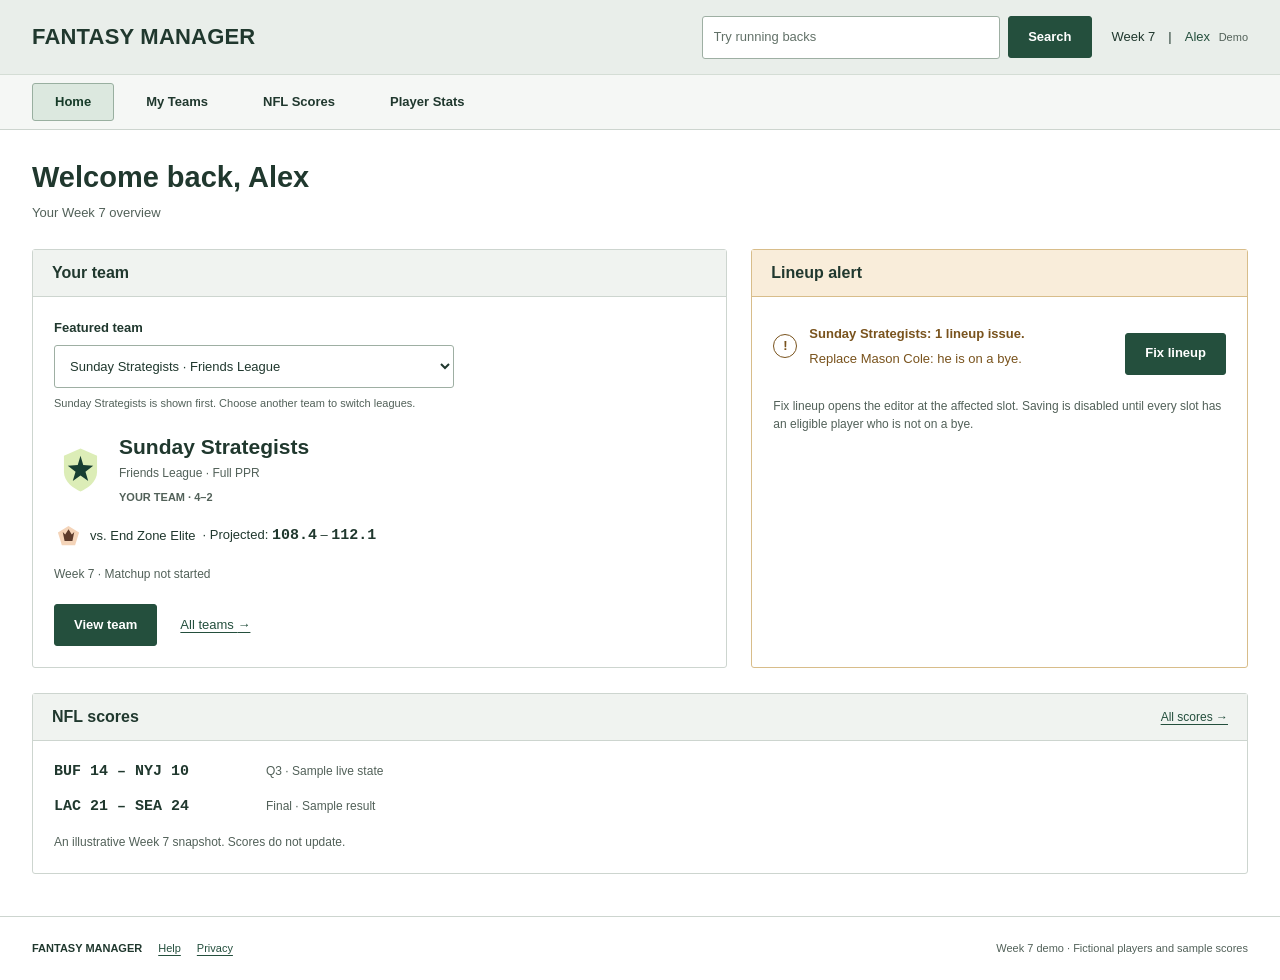
<file: project3/index.html>
<!doctype html>
<html lang="en">
  <head>
    <meta charset="utf-8" >
    <meta name="viewport" content="width=device-width, initial-scale=1" >
    <meta
      name="description"
      content="Fantasy Manager: a Week 7 fantasy football prototype for managing teams and lineups."
    >
    <title>Overview | Fantasy Manager</title>
    <link rel="icon" href="assets/strategists.svg" type="image/svg+xml" >
    <link rel="stylesheet" href="styles.css" >
    <!-- jQuery is the only library; its license is retained in the local file. -->
    <script src="js/vendor/jquery-4.0.0.min.js" defer></script>
    <script src="js/data.js" defer></script>
    <script src="js/app.js" defer></script>
    <script src="js/interactions.js" defer></script>
  </head>
  <body data-page="home">
    <a class="skip-link" href="#main">Skip to main content</a>
    <header class="site-header">
      <div class="header-inner">
        <a class="site-title" href="index.html">FANTASY MANAGER</a>
        <form class="site-search" role="search" aria-label="Site search"
              action="search-results.html" method="get">
          <label for="site-query" class="sr-only">Search Fantasy Manager</label>
          <input type="text" id="site-query" name="q" maxlength="80"
                 placeholder="Try running backs" aria-describedby="search-tip">
          <button class="button" type="submit">Search</button>
          <span class="sr-only" id="search-tip">Try the phrase running backs to see sample results.</span>
        </form>
        <div class="account-context">
          <span>Week 7</span><span aria-hidden="true">|</span
          ><a href="help.html#demo"
            >Alex <span class="demo-label">Demo</span></a
          >
        </div>
      </div>
      <nav class="primary-nav" aria-label="Primary">
        <div class="nav-inner">
          <a href="index.html" aria-current="page">Home</a
          ><a href="teams.html">My Teams</a><a href="scores.html">NFL Scores</a
          ><a href="player-stats.html">Player Stats</a>
        </div>
      </nav>
    </header>
    <div class="workspace">
      <main id="main" tabindex="-1">
        <noscript
          ><p class="notice">
            All sample pages are available. Enable JavaScript to filter teams,
            search the site, manage a watchlist, create a team, or save lineup changes.
          </p></noscript
        >
        <div class="page-heading">
          <div>
            <h1>Welcome back, Alex</h1>
            <p class="lead">Your Week 7 overview</p>
          </div>
        </div>
        <div class="home-overview">
          <section
            class="home-panel team-overview"
            aria-labelledby="matchup-title"
          >
            <div class="panel-heading">
              <h2 id="matchup-title">Your team</h2>
            </div>
            <div class="panel-content">
              <form class="featured-picker" id="featured-form">
                <div class="field">
                  <label for="featured-team">Featured team</label
                  ><select id="featured-team" name="team">
                    <option value="strategists">
                      Sunday Strategists · Friends League
                    </option>
                    <option value="runners">
                      Red Zone Runners · Office League
                    </option>
                    <option value="giants">
                      Goal Line Giants · Family League
                    </option>
                  </select>
                </div>
                <p class="field-help">
                  Sunday Strategists is shown first. Choose another team to
                  switch leagues.
                </p>
              </form>
              <div class="home-team-name">
                <img
                  class="crest"
                  id="featured-crest"
                  src="assets/strategists.svg"
                  width="96"
                  height="96"
                  alt="Sunday Strategists star shield"
                >
                <div>
                  <h3 id="featured-name">Sunday Strategists</h3>
                  <p id="featured-league">Friends League · Full PPR</p>
                  <span class="small-label" id="featured-record"
                    >YOUR TEAM · 4–2</span
                  >
                </div>
              </div>
              <p class="opponent-line">
                <img
                  src="assets/elite.svg"
                  width="96"
                  height="96"
                  alt="End Zone Elite crown crest"
                >
                vs. End Zone Elite
                <span
                  >· Projected: <strong id="home-projection">108.4</strong> –
                  <strong>112.1</strong></span
                >
              </p>
              <p class="field-help">Week 7 · Matchup not started</p>
              <div class="panel-actions">
                <a class="button" href="team-details.html" id="featured-link"
                  >View team</a
                ><a href="teams.html"
                  >All teams <span aria-hidden="true">→</span></a
                >
              </div>
            </div>
          </section>
          <section
            class="home-panel alert-panel"
            aria-labelledby="home-alert-title"
          >
            <div class="panel-heading">
              <h2 id="home-alert-title">Lineup alert</h2>
            </div>
            <div class="panel-content">
              <div class="notice warning" id="lineup-alert">
                <span class="notice-icon" aria-hidden="true">!</span>
                <div>
                  <strong>A starter is on a bye.</strong>
                  <p>
                    Mason Cole won’t play this week. Choose another starting RB.
                  </p>
                </div>
                <a
                  class="button"
                  href="edit-lineup.html?team=strategists&amp;slot=1"
                  data-fix-lineup
                  >Fix lineup</a
                >
              </div>
              <p class="notice success-message" id="lineup-ready" hidden>
                Your starting lineup is ready for Week 7.
              </p>
              <p class="field-help">
                Fix lineup opens the editor at the affected slot. Saving is
                disabled until every slot has an eligible player who is not on a
                bye.
              </p>
            </div>
          </section>
        </div>
        <section class="home-panel home-scores" aria-labelledby="scores-title">
          <div class="panel-heading">
            <h2 id="scores-title">NFL scores</h2>
            <a href="scores.html"
              >All scores <span aria-hidden="true">→</span></a
            >
          </div>
          <div class="panel-content">
            <p class="score-line">
              <strong>BUF 14 – NYJ 10</strong
              ><span>Q3 · Sample live state</span>
            </p>
            <p class="score-line">
              <strong>LAC 21 – SEA 24</strong><span>Final · Sample result</span>
            </p>
            <p class="field-help">
              An illustrative Week 7 snapshot. Scores do not update.
            </p>
          </div>
        </section>
      </main>
      <footer>
        <div>
          <span class="footer-brand">FANTASY MANAGER</span
          ><a href="help.html">Help</a><a href="help.html#privacy">Privacy</a>
        </div>
        <span>Week 7 demo · Fictional players and sample scores</span>
      </footer>
    </div>
  </body>
</html>
</file>
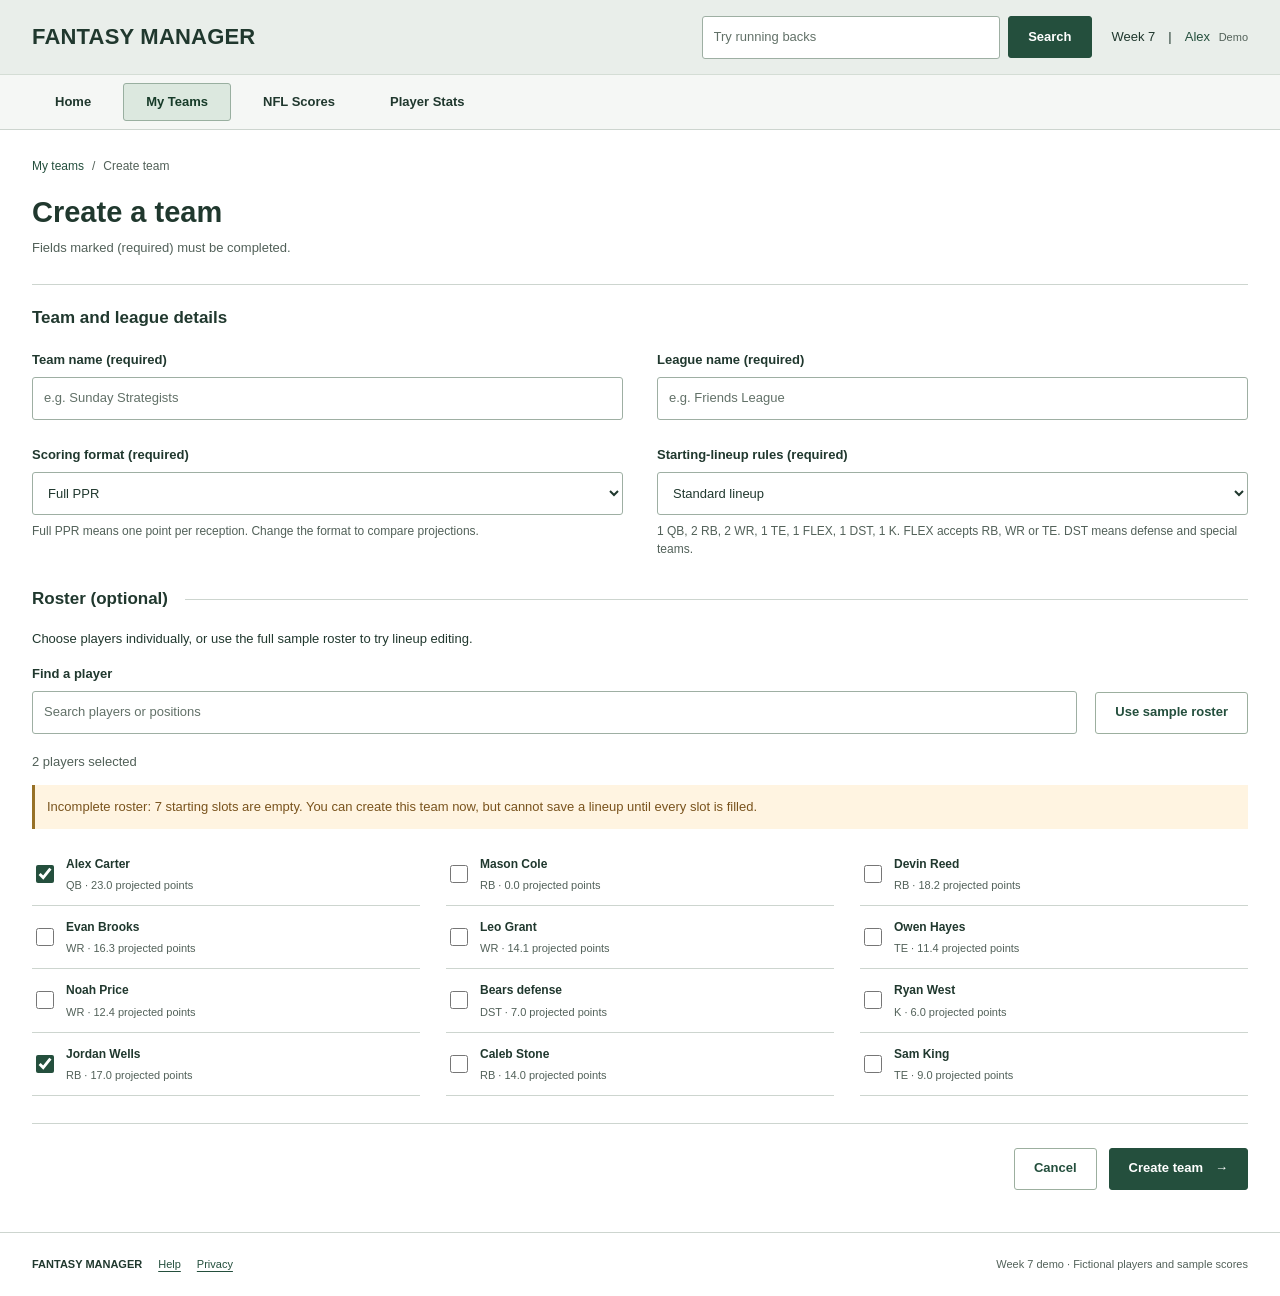
<file: project3/create-team.html>
<!doctype html>
<html lang="en">
  <head>
    <meta charset="utf-8" >
    <meta name="viewport" content="width=device-width, initial-scale=1" >
    <meta
      name="description"
      content="Fantasy Manager: a Week 7 fantasy football prototype for managing teams and lineups."
    >
    <title>Create team | Fantasy Manager</title>
    <link rel="icon" href="assets/strategists.svg" type="image/svg+xml" >
    <link rel="stylesheet" href="styles.css" >
    <!-- jQuery is the only library; its license is retained in the local file. -->
    <script src="js/vendor/jquery-4.0.0.min.js" defer></script>
    <script src="js/data.js" defer></script>
    <script src="js/app.js" defer></script>
    <script src="js/interactions.js" defer></script>
  </head>
  <body data-page="create-team">
    <a class="skip-link" href="#main">Skip to main content</a>
    <header class="site-header">
      <div class="header-inner">
        <a class="site-title" href="index.html">FANTASY MANAGER</a>
        <form class="site-search" role="search" aria-label="Site search"
              action="search-results.html" method="get">
          <label for="site-query" class="sr-only">Search Fantasy Manager</label>
          <input type="text" id="site-query" name="q" maxlength="80"
                 placeholder="Try running backs" aria-describedby="search-tip">
          <button class="button" type="submit">Search</button>
          <span class="sr-only" id="search-tip">Try the phrase running backs to see sample results.</span>
        </form>
        <div class="account-context">
          <span>Week 7</span><span aria-hidden="true">|</span
          ><a href="help.html#demo"
            >Alex <span class="demo-label">Demo</span></a
          >
        </div>
      </div>
      <nav class="primary-nav" aria-label="Primary">
        <div class="nav-inner">
          <a href="index.html">Home</a
          ><a href="teams.html" aria-current="page">My Teams</a
          ><a href="scores.html">NFL Scores</a
          ><a href="player-stats.html">Player Stats</a>
        </div>
      </nav>
    </header>
    <div class="workspace">
      <main id="main" tabindex="-1">
        <noscript
          ><p class="notice">
            All sample pages are available. Enable JavaScript to filter teams,
            search the site, manage a watchlist, create a team, or save lineup changes.
          </p></noscript
        >

        <nav class="breadcrumbs" aria-label="Breadcrumb">
          <a href="teams.html">My teams</a><span aria-hidden="true">/</span
          ><span>Create team</span>
        </nav>
        <div class="page-heading">
          <div>
            <h1>Create a team</h1>
            <p class="lead">Fields marked (required) must be completed.</p>
          </div>
        </div>
        <div class="create-grid">
          <form id="create-team-form" action="teams.html" method="get">
            <p class="form-error" id="create-error" role="alert" hidden></p>
            <div class="form-section">
              <h2>Team and league details</h2>

              <div class="form-grid">
                <div class="field">
                  <label for="team-name">Team name (required)</label
                  ><input
                    id="team-name"
                    aria-describedby="team-name-error"
                    name="teamName"
                    required
                    maxlength="40"
                    autocomplete="off"
                    placeholder="e.g. Sunday Strategists"
                  >
                  <p id="team-name-error" class="field-error" hidden></p>
                </div>
                <div class="field">
                  <label for="league-name">League name (required)</label
                  ><input
                    id="league-name"
                    aria-describedby="league-name-error"
                    name="leagueName"
                    required
                    maxlength="40"
                    autocomplete="off"
                    placeholder="e.g. Friends League"
                  >
                  <p id="league-name-error" class="field-error" hidden></p>
                </div>
                <div class="field">
                  <label for="scoring">Scoring format (required)</label
                  ><select
                    id="scoring"
                    name="scoring"
                    required
                    aria-describedby="scoring-help scoring-preview"
                  >
                    <option value="" disabled>Choose scoring</option>
                    <option selected>Full PPR</option>
                    <option>Half PPR</option>
                    <option>Standard</option></select
                  ><span class="field-help" id="scoring-help"
                    >Full PPR means one point per reception. Change the format to compare projections.</span
                  >
                  <div id="scoring-preview" role="status" aria-live="polite" aria-atomic="true"></div>
                </div>
                <div class="field">
                  <label for="lineup-rules"
                    >Starting-lineup rules (required)</label
                  ><select
                    id="lineup-rules"
                    name="rules"
                    required
                    aria-describedby="rules-help"
                  >
                    <option value="" disabled>Choose lineup rules</option>
                    <option value="standard" selected>
                      Standard lineup
                    </option></select
                  ><span class="field-help" id="rules-help"
                    >1 QB, 2 RB, 2 WR, 1 TE, 1 FLEX, 1 DST, 1 K. FLEX accepts
                    RB, WR or TE. DST means defense and special teams.</span
                  >
                </div>
              </div>
            </div>
            <fieldset class="form-section">
              <legend>Roster (optional)</legend>
              <p>
                Choose players individually, or use the full sample roster to
                try lineup editing.
              </p>
              <div class="roster-picker-tools">
                <div class="field grow">
                  <label for="roster-search">Find a player</label
                  ><input
                    id="roster-search"
                    type="search"
                    placeholder="Search players or positions"
                  >
                </div>
                <button class="button secondary" type="button" id="use-sample">
                  Use sample roster
                </button>
              </div>
              <p id="roster-count" class="result-count" role="status">
                2 players selected
              </p>
              <p id="roster-readiness" class="roster-readiness" role="status">
                Incomplete roster: 7 starting slots are empty. You can create
                this team now, but cannot save a lineup until every slot is
                filled.
              </p>
              <div class="player-picker">
                <label class="player-choice" data-search="alex carter qb"
                  ><input
                    type="checkbox"
                    name="roster"
                    value="carter"
                    checked
                  ><span
                    ><strong>Alex Carter</strong
                    ><span class="player-projection">QB · 23.0 projected points</span></span
                  ></label
                ><label class="player-choice" data-search="mason cole rb"
                  ><input type="checkbox" name="roster" value="cole" ><span
                    ><strong>Mason Cole</strong
                    ><span class="player-projection">RB · 0.0 projected points</span></span
                  ></label
                ><label class="player-choice" data-search="devin reed rb"
                  ><input type="checkbox" name="roster" value="reed" ><span
                    ><strong>Devin Reed</strong
                    ><span class="player-projection">RB · 18.2 projected points</span></span
                  ></label
                ><label class="player-choice" data-search="evan brooks wr"
                  ><input type="checkbox" name="roster" value="brooks" ><span
                    ><strong>Evan Brooks</strong
                    ><span class="player-projection">WR · 16.3 projected points</span></span
                  ></label
                ><label class="player-choice" data-search="leo grant wr"
                  ><input type="checkbox" name="roster" value="grant" ><span
                    ><strong>Leo Grant</strong
                    ><span class="player-projection">WR · 14.1 projected points</span></span
                  ></label
                ><label class="player-choice" data-search="owen hayes te"
                  ><input type="checkbox" name="roster" value="hayes" ><span
                    ><strong>Owen Hayes</strong
                    ><span class="player-projection">TE · 11.4 projected points</span></span
                  ></label
                ><label class="player-choice" data-search="noah price wr"
                  ><input type="checkbox" name="roster" value="price" ><span
                    ><strong>Noah Price</strong
                    ><span class="player-projection">WR · 12.4 projected points</span></span
                  ></label
                ><label class="player-choice" data-search="bears defense dst"
                  ><input type="checkbox" name="roster" value="bears" ><span
                    ><strong>Bears defense</strong
                    ><span class="player-projection">DST · 7.0 projected points</span></span
                  ></label
                ><label class="player-choice" data-search="ryan west k"
                  ><input type="checkbox" name="roster" value="west" ><span
                    ><strong>Ryan West</strong
                    ><span class="player-projection">K · 6.0 projected points</span></span
                  ></label
                ><label class="player-choice" data-search="jordan wells rb"
                  ><input
                    type="checkbox"
                    name="roster"
                    value="wells"
                    checked
                  ><span
                    ><strong>Jordan Wells</strong
                    ><span class="player-projection">RB · 17.0 projected points</span></span
                  ></label
                ><label class="player-choice" data-search="caleb stone rb"
                  ><input type="checkbox" name="roster" value="stone" ><span
                    ><strong>Caleb Stone</strong
                    ><span class="player-projection">RB · 14.0 projected points</span></span
                  ></label
                ><label class="player-choice" data-search="sam king te"
                  ><input type="checkbox" name="roster" value="king" ><span
                    ><strong>Sam King</strong
                    ><span class="player-projection">TE · 9.0 projected points</span></span
                  ></label
                >
              </div>
              <p id="no-players" hidden>No players match your search.</p>
            </fieldset>

            <div class="form-actions">
              <a class="button secondary" href="teams.html">Cancel</a
              ><button class="button" type="submit">
                Create team <span aria-hidden="true">→</span>
              </button>
            </div>
          </form>
        </div>
      </main>
      <footer>
        <div>
          <span class="footer-brand">FANTASY MANAGER</span
          ><a href="help.html">Help</a><a href="help.html#privacy">Privacy</a>
        </div>
        <span>Week 7 demo · Fictional players and sample scores</span>
      </footer>
    </div>
  </body>
</html>
</file>
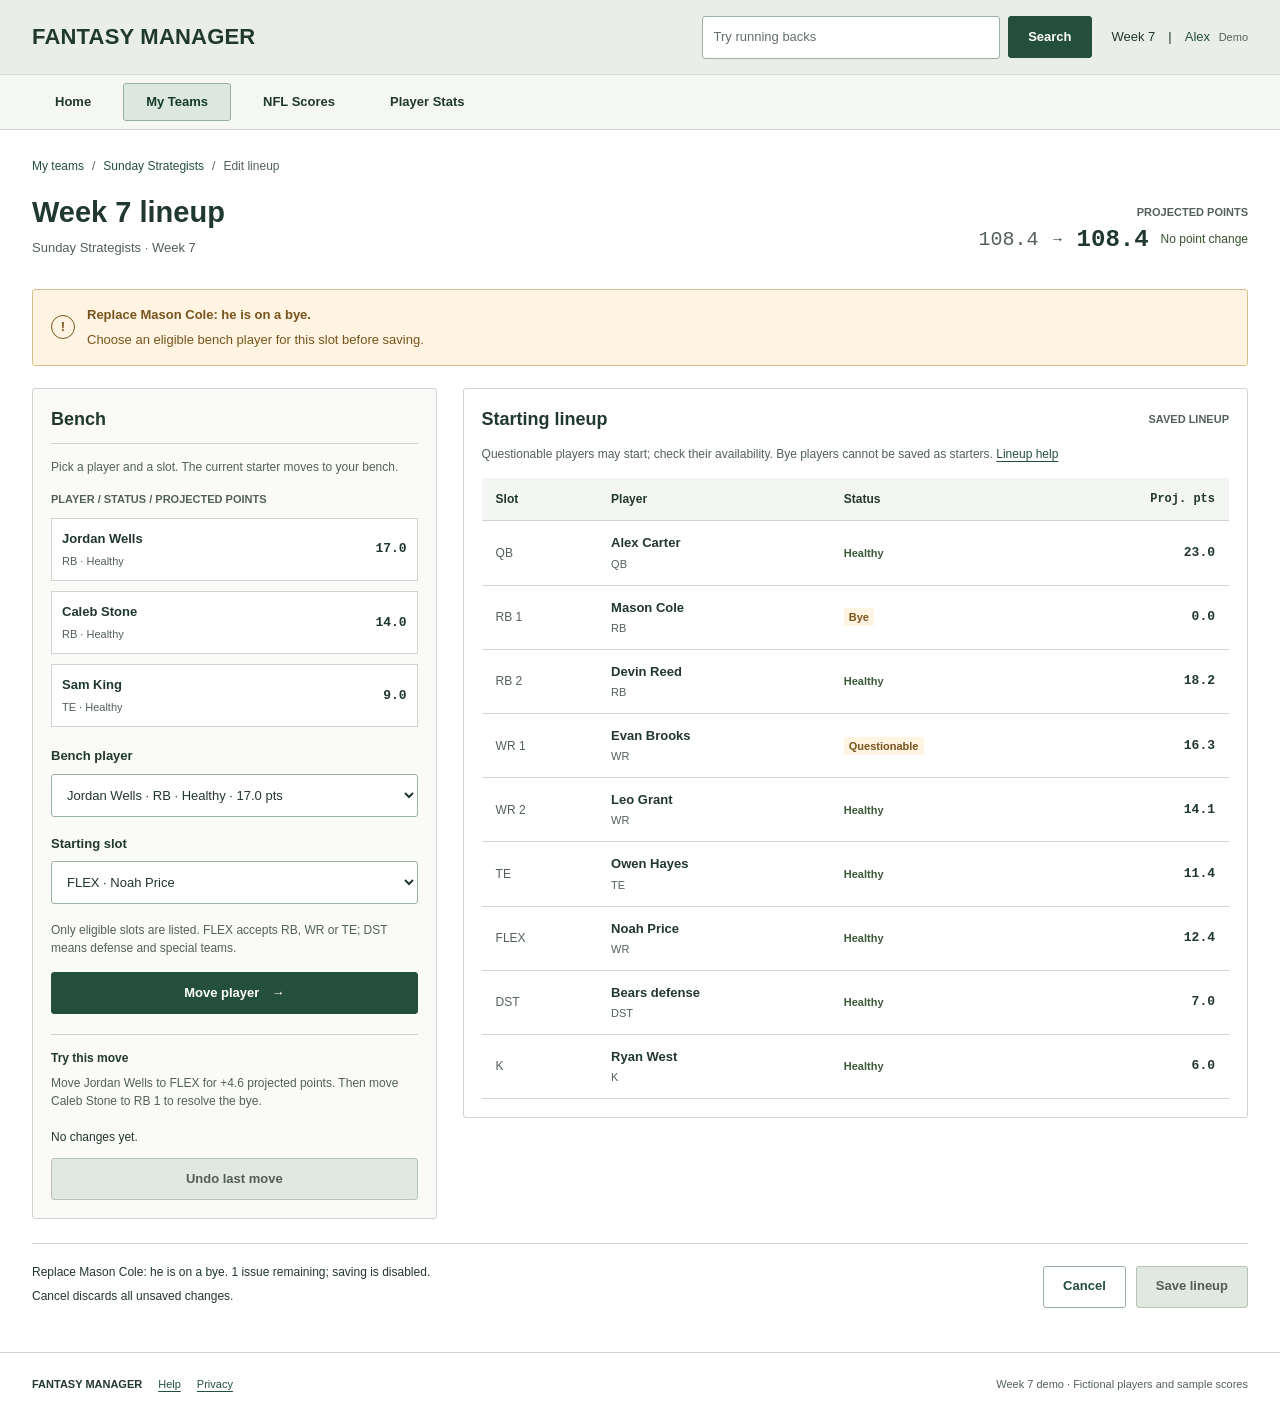
<file: project3/edit-lineup.html>
<!doctype html>
<html lang="en">
  <head>
    <meta charset="utf-8" >
    <meta name="viewport" content="width=device-width, initial-scale=1" >
    <meta
      name="description"
      content="Fantasy Manager: a Week 7 fantasy football prototype for managing teams and lineups."
    >
    <title>Edit lineup | Fantasy Manager</title>
    <link rel="icon" href="assets/strategists.svg" type="image/svg+xml" >
    <link rel="stylesheet" href="styles.css" >
    <!-- jQuery is the only library; its license is retained in the local file. -->
    <script src="js/vendor/jquery-4.0.0.min.js" defer></script>
    <script src="js/data.js" defer></script>
    <script src="js/app.js" defer></script>
    <script src="js/interactions.js" defer></script>
  </head>
  <body data-page="edit-lineup">
    <a class="skip-link" href="#main">Skip to main content</a>
    <header class="site-header">
      <div class="header-inner">
        <a class="site-title" href="index.html">FANTASY MANAGER</a>
        <form class="site-search" role="search" aria-label="Site search"
              action="search-results.html" method="get">
          <label for="site-query" class="sr-only">Search Fantasy Manager</label>
          <input type="text" id="site-query" name="q" maxlength="80"
                 placeholder="Try running backs" aria-describedby="search-tip">
          <button class="button" type="submit">Search</button>
          <span class="sr-only" id="search-tip">Try the phrase running backs to see sample results.</span>
        </form>
        <div class="account-context">
          <span>Week 7</span><span aria-hidden="true">|</span
          ><a href="help.html#demo"
            >Alex <span class="demo-label">Demo</span></a
          >
        </div>
      </div>
      <nav class="primary-nav" aria-label="Primary">
        <div class="nav-inner">
          <a href="index.html">Home</a
          ><a href="teams.html" aria-current="page">My Teams</a
          ><a href="scores.html">NFL Scores</a
          ><a href="player-stats.html">Player Stats</a>
        </div>
      </nav>
    </header>
    <div class="workspace">
      <main id="main" tabindex="-1">
        <noscript
          ><p class="notice">
            All sample pages are available. Enable JavaScript to filter teams,
            search the site, manage a watchlist, create a team, or save lineup changes.
          </p></noscript
        >

        <nav class="breadcrumbs" aria-label="Breadcrumb">
          <a href="teams.html">My teams</a><span aria-hidden="true">/</span
          ><a href="team-details.html" data-team-link data-team-name
            >Sunday Strategists</a
          ><span aria-hidden="true">/</span><span>Edit lineup</span>
        </nav>
        <div class="page-heading">
          <div>
            <h1>Week 7 lineup</h1>
            <p class="eyebrow">SUNDAY STRATEGISTS · WEEK 7</p>
          </div>
          <div class="editor-projection">
            <span class="small-label">PROJECTED POINTS</span>
            <div>
              <span id="base-projection">108.4</span
              ><span class="projection-arrow" aria-hidden="true">→</span
              ><strong id="draft-projection">108.4</strong
              ><span id="projection-change">No changes</span>
            </div>
          </div>
        </div>
        <div class="notice warning" id="editor-warning">
          <span class="notice-icon" aria-hidden="true">!</span>
          <div>
            <strong id="editor-warning-title"
              >Replace Mason Cole: he is on a bye.</strong
            >
            <p id="editor-warning-copy">
              Choose an eligible bench player for RB 1 before saving.
            </p>
          </div>
        </div>
        <div class="edit-grid">
          <section class="move-panel" aria-labelledby="move-title">
            <h2 id="move-title">Bench</h2>
            <p>
              Pick a player and a slot. The current starter moves to your bench.
            </p>
            <section class="editor-bench" aria-label="Available bench players">
              <p class="small-label">PLAYER / STATUS / PROJECTED POINTS</p>
              <ul class="bench-list" id="editor-bench-list">
                <li>
                  <div>
                    <strong>Jordan Wells</strong><span>RB · Healthy</span>
                  </div>
                  <span class="number">17.0</span>
                </li>
                <li>
                  <div>
                    <strong>Caleb Stone</strong><span>RB · Healthy</span>
                  </div>
                  <span class="number">14.0</span>
                </li>
                <li>
                  <div><strong>Sam King</strong><span>TE · Healthy</span></div>
                  <span class="number">9.0</span>
                </li>
              </ul>
            </section>
            <form id="move-form">
              <div class="field">
                <label for="bench-player">Bench player</label
                ><select id="bench-player">
                  <option value="wells">
                    Jordan Wells · RB · Healthy · 17.0 pts
                  </option>
                  <option value="stone">
                    Caleb Stone · RB · Healthy · 14.0 pts
                  </option>
                  <option value="king">
                    Sam King · TE · Healthy · 9.0 pts
                  </option>
                </select>
              </div>
              <div class="field">
                <label for="target-slot">Starting slot</label
                ><select id="target-slot" aria-describedby="eligibility-help">
                  <option value="1">RB 1 · Mason Cole · Bye</option>
                  <option value="2">RB 2 · Devin Reed</option>
                  <option value="6" selected>FLEX · Noah Price</option>
                </select>
              </div>
              <p class="field-help" id="eligibility-help">
                Only eligible slots are listed. FLEX accepts RB, WR or TE; DST
                means defense and special teams.
              </p>
              <button type="submit" class="button">
                Move player <span aria-hidden="true">→</span>
              </button>
            </form>
            <div class="coach-note">
              <strong>Try this move</strong>
              <p>
                Move Jordan Wells to FLEX for +4.6 projected points. Then move
                Caleb Stone to RB 1 to resolve the bye.
              </p>
            </div>
            <div class="move-feedback" id="move-feedback" role="status">
              No changes yet.
            </div>
            <button
              class="button secondary"
              id="undo-move"
              type="button"
              disabled
            >
              Undo last move
            </button>
          </section>
          <section aria-labelledby="draft-title">
            <div class="section-heading">
              <h2 id="draft-title">Starting lineup</h2>
              <span class="small-label" id="draft-state">SAVED LINEUP</span>
            </div>
            <p class="field-help">
              Questionable players may start; check their availability. Bye
              players cannot be saved as starters.
              <a href="help.html#lineup-guide">Lineup help</a>
            </p>
            <div class="table-wrap">
              <table class="roster-table">
                <caption class="sr-only">
                  Week 7 starting lineup, availability and projected fantasy
                  points
                </caption>
                <thead>
                  <tr>
                    <th scope="col">Slot</th>
                    <th scope="col">Player</th>
                    <th scope="col">Status</th>
                    <th scope="col" class="number">Proj. pts</th>
                  </tr>
                </thead>
                <tbody id="starter-rows">
                  <tr data-player="carter">
                    <th scope="row"><span class="slot">QB</span></th>
                    <td>
                      <span class="player-name">Alex Carter</span
                      ><span class="subtext">QB</span>
                    </td>
                    <td><span class="status healthy">Healthy</span></td>
                    <td class="number">23.0</td>
                  </tr>
                  <tr data-player="cole">
                    <th scope="row"><span class="slot">RB 1</span></th>
                    <td>
                      <span class="player-name">Mason Cole</span
                      ><span class="subtext">RB</span>
                    </td>
                    <td><span class="status bye">Bye</span></td>
                    <td class="number">0.0</td>
                  </tr>
                  <tr data-player="reed">
                    <th scope="row"><span class="slot">RB 2</span></th>
                    <td>
                      <span class="player-name">Devin Reed</span
                      ><span class="subtext">RB</span>
                    </td>
                    <td><span class="status healthy">Healthy</span></td>
                    <td class="number">18.2</td>
                  </tr>
                  <tr data-player="brooks">
                    <th scope="row"><span class="slot">WR 1</span></th>
                    <td>
                      <span class="player-name">Evan Brooks</span
                      ><span class="subtext">WR</span>
                    </td>
                    <td>
                      <span class="status questionable">Questionable</span>
                    </td>
                    <td class="number">16.3</td>
                  </tr>
                  <tr data-player="grant">
                    <th scope="row"><span class="slot">WR 2</span></th>
                    <td>
                      <span class="player-name">Leo Grant</span
                      ><span class="subtext">WR</span>
                    </td>
                    <td><span class="status healthy">Healthy</span></td>
                    <td class="number">14.1</td>
                  </tr>
                  <tr data-player="hayes">
                    <th scope="row"><span class="slot">TE</span></th>
                    <td>
                      <span class="player-name">Owen Hayes</span
                      ><span class="subtext">TE</span>
                    </td>
                    <td><span class="status healthy">Healthy</span></td>
                    <td class="number">11.4</td>
                  </tr>
                  <tr data-player="price">
                    <th scope="row"><span class="slot">FLEX</span></th>
                    <td>
                      <span class="player-name">Noah Price</span
                      ><span class="subtext">WR</span>
                    </td>
                    <td><span class="status healthy">Healthy</span></td>
                    <td class="number">12.4</td>
                  </tr>
                  <tr data-player="bears">
                    <th scope="row"><span class="slot">DST</span></th>
                    <td>
                      <span class="player-name">Bears defense</span
                      ><span class="subtext">DST</span>
                    </td>
                    <td><span class="status healthy">Healthy</span></td>
                    <td class="number">7.0</td>
                  </tr>
                  <tr data-player="west">
                    <th scope="row"><span class="slot">K</span></th>
                    <td>
                      <span class="player-name">Ryan West</span
                      ><span class="subtext">K</span>
                    </td>
                    <td><span class="status healthy">Healthy</span></td>
                    <td class="number">6.0</td>
                  </tr>
                </tbody>
              </table>
            </div>
          </section>
        </div>
        <div class="save-bar">
          <div class="save-explanation">
            <p id="save-hint">
              Replace Mason Cole: he is on a bye. Saving is disabled.
            </p>
            <p id="cancel-hint">Cancel discards all unsaved changes.</p>
          </div>
          <div>
            <a
              class="button secondary"
              href="team-details.html"
              data-team-link
              aria-describedby="cancel-hint"
              >Cancel</a
            ><button
              class="button"
              id="save-lineup"
              type="button"
              disabled
              aria-describedby="save-hint"
            >
              Save lineup
            </button>
          </div>
        </div>
        <p id="save-error" class="form-error" role="alert" hidden></p>
      </main>
      <footer>
        <div>
          <span class="footer-brand">FANTASY MANAGER</span
          ><a href="help.html">Help</a><a href="help.html#privacy">Privacy</a>
        </div>
        <span>Week 7 demo · Fictional players and sample scores</span>
      </footer>
    </div>
  </body>
</html>
</file>
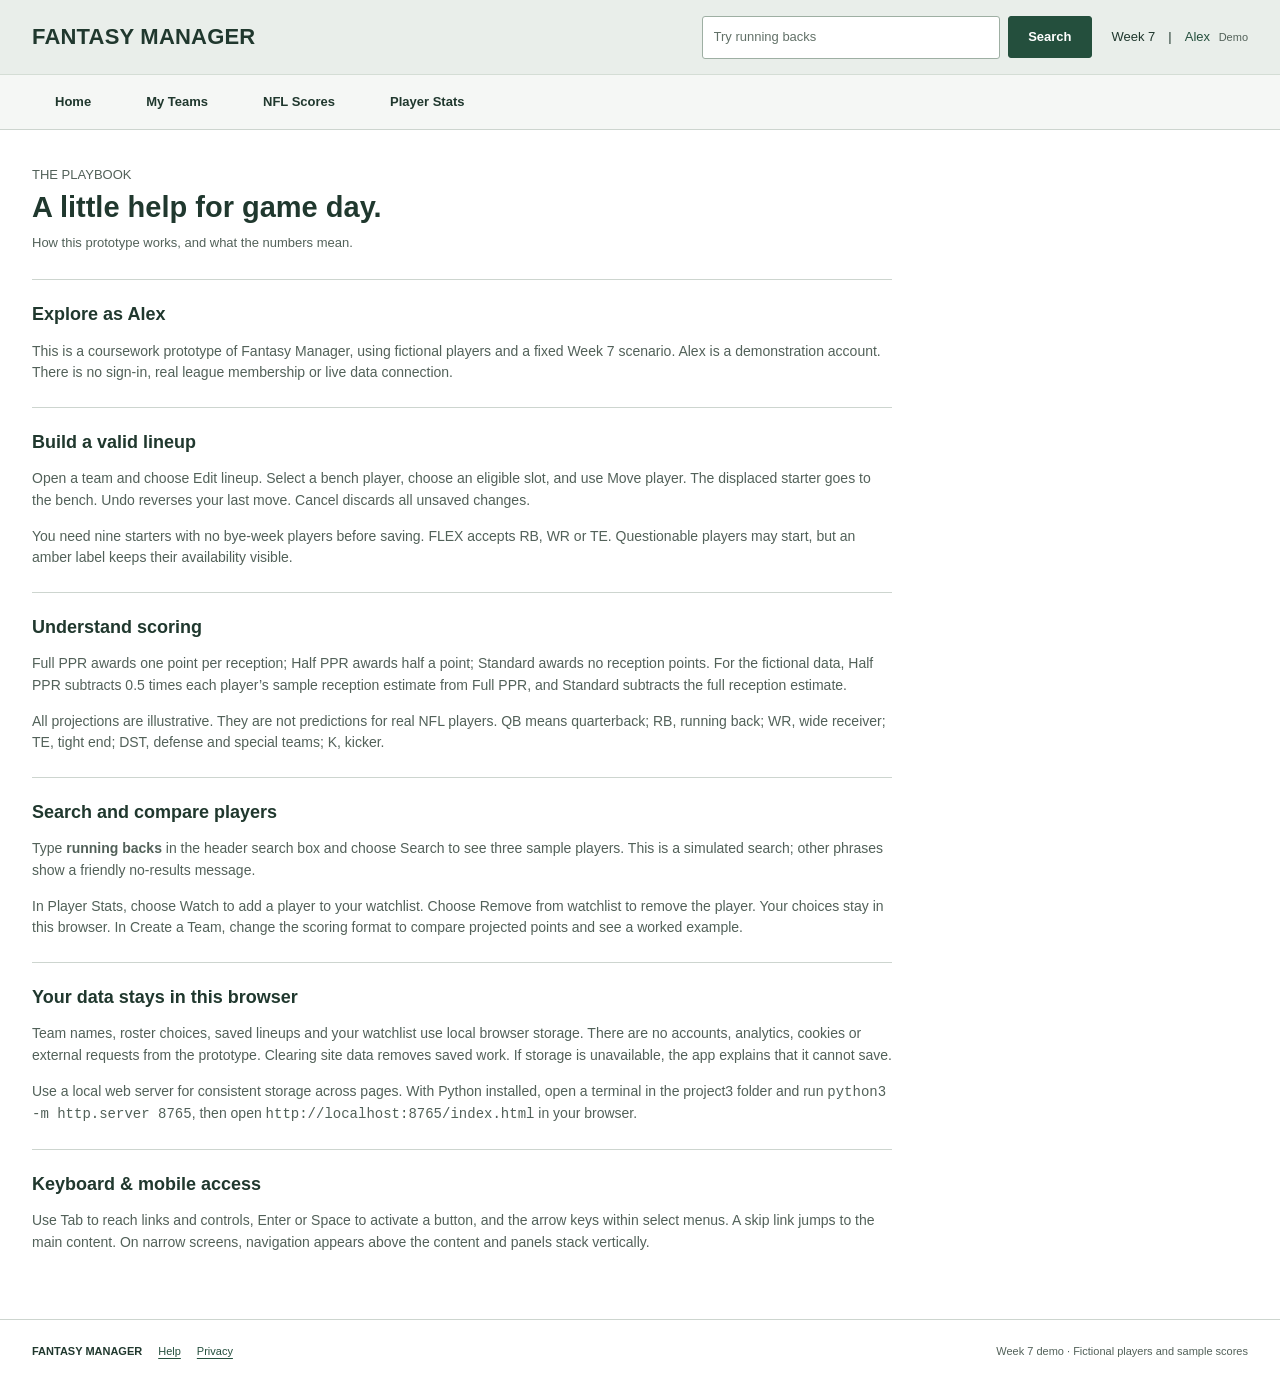
<file: project3/help.html>
<!doctype html>
<html lang="en">
  <head>
    <meta charset="utf-8" >
    <meta name="viewport" content="width=device-width, initial-scale=1" >
    <meta
      name="description"
      content="Fantasy Manager: a Week 7 fantasy football prototype for managing teams and lineups."
    >
    <title>Help & scoring | Fantasy Manager</title>
    <link rel="icon" href="assets/strategists.svg" type="image/svg+xml" >
    <link rel="stylesheet" href="styles.css" >
    <!-- jQuery is the only library; its license is retained in the local file. -->
    <script src="js/vendor/jquery-4.0.0.min.js" defer></script>
    <script src="js/data.js" defer></script>
    <script src="js/app.js" defer></script>
    <script src="js/interactions.js" defer></script>
  </head>
  <body data-page="help">
    <a class="skip-link" href="#main">Skip to main content</a>
    <header class="site-header">
      <div class="header-inner">
        <a class="site-title" href="index.html">FANTASY MANAGER</a>
        <form class="site-search" role="search" aria-label="Site search"
              action="search-results.html" method="get">
          <label for="site-query" class="sr-only">Search Fantasy Manager</label>
          <input type="text" id="site-query" name="q" maxlength="80"
                 placeholder="Try running backs" aria-describedby="search-tip">
          <button class="button" type="submit">Search</button>
          <span class="sr-only" id="search-tip">Try the phrase running backs to see sample results.</span>
        </form>
        <div class="account-context">
          <span>Week 7</span><span aria-hidden="true">|</span
          ><a href="help.html#demo"
            >Alex <span class="demo-label">Demo</span></a
          >
        </div>
      </div>
      <nav class="primary-nav" aria-label="Primary">
        <div class="nav-inner">
          <a href="index.html">Home</a><a href="teams.html">My Teams</a
          ><a href="scores.html">NFL Scores</a
          ><a href="player-stats.html">Player Stats</a>
        </div>
      </nav>
    </header>
    <div class="workspace">
      <main id="main" tabindex="-1">
        <noscript
          ><p class="notice">
            All sample pages are available. Enable JavaScript to filter teams,
            search the site, manage a watchlist, create a team, or save lineup changes.
          </p></noscript
        >

        <div class="page-heading">
          <div>
            <p class="eyebrow">THE PLAYBOOK</p>
            <h1>A little help for game day.</h1>
            <p class="lead">
              How this prototype works, and what the numbers mean.
            </p>
          </div>
        </div>
        <div class="help-content">
          <section id="demo">
            <h2>Explore as Alex</h2>
            <p>
              This is a coursework prototype of Fantasy Manager, using fictional
              players and a fixed Week 7 scenario. Alex is a demonstration
              account. There is no sign-in, real league membership or live data
              connection.
            </p>
          </section>
          <section>
            <h2 id="lineup-guide">Build a valid lineup</h2>
            <p>
              Open a team and choose Edit lineup. Select a bench player, choose
              an eligible slot, and use Move player. The displaced starter goes
              to the bench. Undo reverses your last move. Cancel discards all
              unsaved changes.
            </p>
            <p>
              You need nine starters with no bye-week players before saving.
              FLEX accepts RB, WR or TE. Questionable players may start, but an
              amber label keeps their availability visible.
            </p>
          </section>
          <section>
            <h2 id="scoring-guide">Understand scoring</h2>
            <p>
              Full PPR awards one point per reception; Half PPR awards half a
              point; Standard awards no reception points. For the fictional
              data, Half PPR subtracts 0.5 times each player’s sample reception
              estimate from Full PPR, and Standard subtracts the full reception
              estimate.
            </p>
            <p>
              All projections are illustrative. They are not predictions for
              real NFL players. QB means quarterback; RB, running back; WR, wide
              receiver; TE, tight end; DST, defense and special teams; K,
              kicker.
            </p>
          </section>
          <section id="search-help">
            <h2>Search and compare players</h2>
            <p>Type <strong>running backs</strong> in the header search box and choose
              Search to see three sample players. This is a simulated search;
              other phrases show a friendly no-results message.</p>
            <p>In Player Stats, choose Watch to add a player to your watchlist.
              Choose Remove from watchlist to remove the player. Your choices
              stay in this browser. In Create a Team, change the scoring format
              to compare projected points and see a worked example.</p>
          </section>
          <section id="privacy">
            <h2>Your data stays in this browser</h2>
            <p>
              Team names, roster choices, saved lineups and your watchlist use local browser
              storage. There are no accounts, analytics, cookies or external
              requests from the prototype. Clearing site data removes saved
              work. If storage is unavailable, the app explains that it cannot
              save.
            </p>
            <p>
              Use a local web server for consistent storage across pages. With
              Python installed, open a terminal in the project3 folder
              and run <code>python3 -m http.server 8765</code>, then open
              <code>http://localhost:8765/index.html</code> in your browser.
            </p>
          </section>
          <section>
            <h2>Keyboard &amp; mobile access</h2>
            <p>
              Use Tab to reach links and controls, Enter or Space to activate a
              button, and the arrow keys within select menus. A skip link jumps
              to the main content. On narrow screens, navigation appears above
              the content and panels stack vertically.
            </p>
          </section>
        </div>
      </main>
      <footer>
        <div>
          <span class="footer-brand">FANTASY MANAGER</span
          ><a href="help.html">Help</a><a href="help.html#privacy">Privacy</a>
        </div>
        <span>Week 7 demo · Fictional players and sample scores</span>
      </footer>
    </div>
  </body>
</html>
</file>
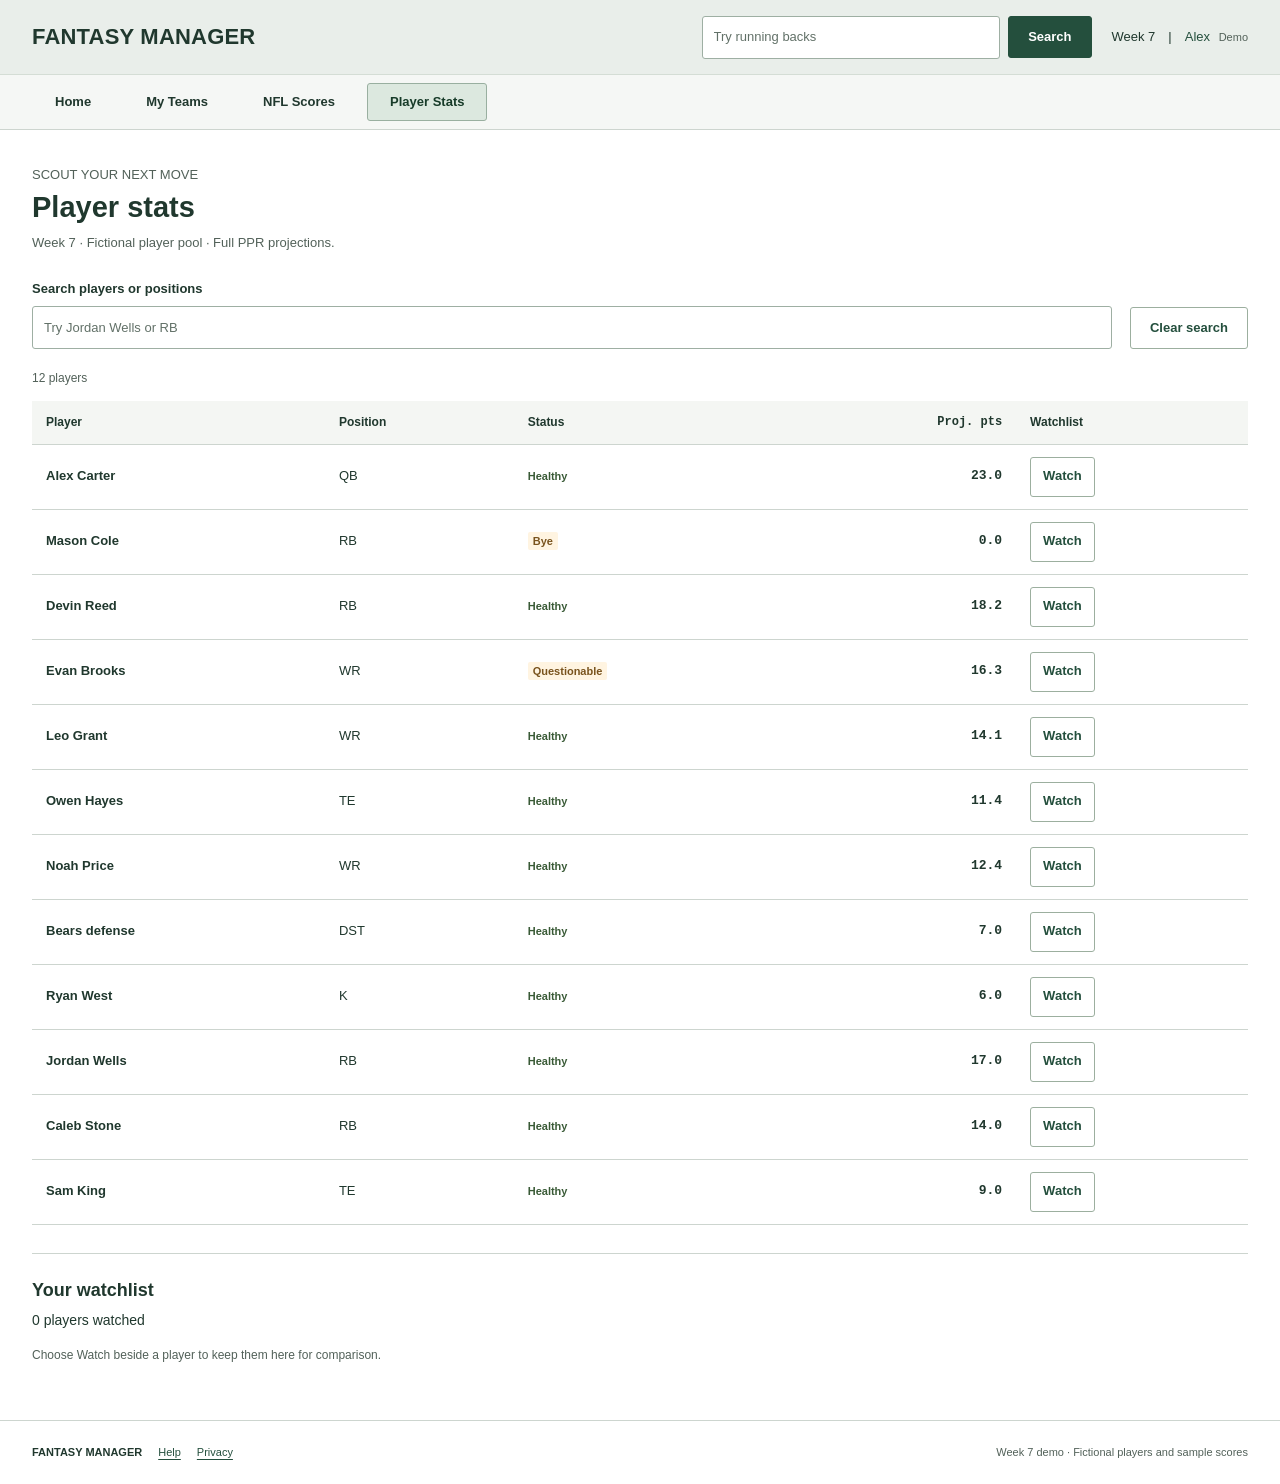
<file: project3/player-stats.html>
<!doctype html>
<html lang="en">
  <head>
    <meta charset="utf-8" >
    <meta name="viewport" content="width=device-width, initial-scale=1" >
    <meta
      name="description"
      content="Fantasy Manager: a Week 7 fantasy football prototype for managing teams and lineups."
    >
    <title>Player stats | Fantasy Manager</title>
    <link rel="icon" href="assets/strategists.svg" type="image/svg+xml" >
    <link rel="stylesheet" href="styles.css" >
    <!-- jQuery is the only library; its license is retained in the local file. -->
    <script src="js/vendor/jquery-4.0.0.min.js" defer></script>
    <script src="js/data.js" defer></script>
    <script src="js/app.js" defer></script>
    <script src="js/interactions.js" defer></script>
  </head>
  <body data-page="player-stats">
    <a class="skip-link" href="#main">Skip to main content</a>
    <header class="site-header">
      <div class="header-inner">
        <a class="site-title" href="index.html">FANTASY MANAGER</a>
        <form class="site-search" role="search" aria-label="Site search"
              action="search-results.html" method="get">
          <label for="site-query" class="sr-only">Search Fantasy Manager</label>
          <input type="text" id="site-query" name="q" maxlength="80"
                 placeholder="Try running backs" aria-describedby="search-tip">
          <button class="button" type="submit">Search</button>
          <span class="sr-only" id="search-tip">Try the phrase running backs to see sample results.</span>
        </form>
        <div class="account-context">
          <span>Week 7</span><span aria-hidden="true">|</span
          ><a href="help.html#demo"
            >Alex <span class="demo-label">Demo</span></a
          >
        </div>
      </div>
      <nav class="primary-nav" aria-label="Primary">
        <div class="nav-inner">
          <a href="index.html">Home</a><a href="teams.html">My Teams</a
          ><a href="scores.html">NFL Scores</a
          ><a href="player-stats.html" aria-current="page">Player Stats</a>
        </div>
      </nav>
    </header>
    <div class="workspace">
      <main id="main" tabindex="-1">
        <noscript
          ><p class="notice">
            All sample pages are available. Enable JavaScript to filter teams,
            search the site, manage a watchlist, create a team, or save lineup changes.
          </p></noscript
        >

        <div class="page-heading">
          <div>
            <p class="eyebrow">SCOUT YOUR NEXT MOVE</p>
            <h1>Player stats</h1>
            <p class="lead">
              Week 7 · Fictional player pool · Full PPR projections.
            </p>
          </div>
        </div>
        <div id="player-workspace">
        <form class="filter-bar" role="search" id="player-filter">
          <div class="field grow">
            <label for="player-search">Search players or positions</label
            ><input
              type="search"
              id="player-search"
              placeholder="Try Jordan Wells or RB"
            >
          </div>
          <button class="button secondary" type="reset">Clear search</button>
        </form>
        <p id="player-count" class="result-count" role="status">12 players</p>
        <div class="table-wrap">
          <table>
            <caption class="sr-only">
              Player availability and projected points
            </caption>
            <thead>
              <tr>
                <th scope="col">Player</th>
                <th scope="col">Position</th>
                <th scope="col">Status</th>
                <th scope="col" class="number">Proj. pts</th>
                <th scope="col">Watchlist</th>
              </tr>
            </thead>
            <tbody id="player-stat-rows">
              <tr id="player-carter" data-player-id="carter" data-search="alex carter qb">
                <th scope="row">Alex Carter</th>
                <td>QB</td>
                <td><span class="status healthy">Healthy</span></td>
                <td class="number">23.0</td>
              <td><button type="button" class="button secondary watch-toggle" data-player-id="carter" aria-pressed="false" aria-label="Watch Alex Carter">Watch</button></td>
              </tr>
              <tr id="player-cole" data-player-id="cole" data-search="mason cole rb">
                <th scope="row">Mason Cole</th>
                <td>RB</td>
                <td><span class="status bye">Bye</span></td>
                <td class="number">0.0</td>
              <td><button type="button" class="button secondary watch-toggle" data-player-id="cole" aria-pressed="false" aria-label="Watch Mason Cole">Watch</button></td>
              </tr>
              <tr id="player-reed" data-player-id="reed" data-search="devin reed rb">
                <th scope="row">Devin Reed</th>
                <td>RB</td>
                <td><span class="status healthy">Healthy</span></td>
                <td class="number">18.2</td>
              <td><button type="button" class="button secondary watch-toggle" data-player-id="reed" aria-pressed="false" aria-label="Watch Devin Reed">Watch</button></td>
              </tr>
              <tr id="player-brooks" data-player-id="brooks" data-search="evan brooks wr">
                <th scope="row">Evan Brooks</th>
                <td>WR</td>
                <td><span class="status questionable">Questionable</span></td>
                <td class="number">16.3</td>
              <td><button type="button" class="button secondary watch-toggle" data-player-id="brooks" aria-pressed="false" aria-label="Watch Evan Brooks">Watch</button></td>
              </tr>
              <tr id="player-grant" data-player-id="grant" data-search="leo grant wr">
                <th scope="row">Leo Grant</th>
                <td>WR</td>
                <td><span class="status healthy">Healthy</span></td>
                <td class="number">14.1</td>
              <td><button type="button" class="button secondary watch-toggle" data-player-id="grant" aria-pressed="false" aria-label="Watch Leo Grant">Watch</button></td>
              </tr>
              <tr id="player-hayes" data-player-id="hayes" data-search="owen hayes te">
                <th scope="row">Owen Hayes</th>
                <td>TE</td>
                <td><span class="status healthy">Healthy</span></td>
                <td class="number">11.4</td>
              <td><button type="button" class="button secondary watch-toggle" data-player-id="hayes" aria-pressed="false" aria-label="Watch Owen Hayes">Watch</button></td>
              </tr>
              <tr id="player-price" data-player-id="price" data-search="noah price wr">
                <th scope="row">Noah Price</th>
                <td>WR</td>
                <td><span class="status healthy">Healthy</span></td>
                <td class="number">12.4</td>
              <td><button type="button" class="button secondary watch-toggle" data-player-id="price" aria-pressed="false" aria-label="Watch Noah Price">Watch</button></td>
              </tr>
              <tr id="player-bears" data-player-id="bears" data-search="bears defense dst">
                <th scope="row">Bears defense</th>
                <td>DST</td>
                <td><span class="status healthy">Healthy</span></td>
                <td class="number">7.0</td>
              <td><button type="button" class="button secondary watch-toggle" data-player-id="bears" aria-pressed="false" aria-label="Watch Bears defense">Watch</button></td>
              </tr>
              <tr id="player-west" data-player-id="west" data-search="ryan west k">
                <th scope="row">Ryan West</th>
                <td>K</td>
                <td><span class="status healthy">Healthy</span></td>
                <td class="number">6.0</td>
              <td><button type="button" class="button secondary watch-toggle" data-player-id="west" aria-pressed="false" aria-label="Watch Ryan West">Watch</button></td>
              </tr>
              <tr id="player-wells" data-player-id="wells" data-search="jordan wells rb">
                <th scope="row">Jordan Wells</th>
                <td>RB</td>
                <td><span class="status healthy">Healthy</span></td>
                <td class="number">17.0</td>
              <td><button type="button" class="button secondary watch-toggle" data-player-id="wells" aria-pressed="false" aria-label="Watch Jordan Wells">Watch</button></td>
              </tr>
              <tr id="player-stone" data-player-id="stone" data-search="caleb stone rb">
                <th scope="row">Caleb Stone</th>
                <td>RB</td>
                <td><span class="status healthy">Healthy</span></td>
                <td class="number">14.0</td>
              <td><button type="button" class="button secondary watch-toggle" data-player-id="stone" aria-pressed="false" aria-label="Watch Caleb Stone">Watch</button></td>
              </tr>
              <tr id="player-king" data-player-id="king" data-search="sam king te">
                <th scope="row">Sam King</th>
                <td>TE</td>
                <td><span class="status healthy">Healthy</span></td>
                <td class="number">9.0</td>
              <td><button type="button" class="button secondary watch-toggle" data-player-id="king" aria-pressed="false" aria-label="Watch Sam King">Watch</button></td>
              </tr>
            </tbody>
          </table>
        </div>
        <p class="empty-state" id="stats-empty" hidden>
          No players match your search.
        </p>
        <section class="watchlist-section" aria-labelledby="watchlist-title">
          <h2 id="watchlist-title">Your watchlist</h2>
          <p id="watchlist-count">0 players watched</p>
          <p id="watchlist-empty" class="field-help">Choose Watch beside a player to keep them here for comparison.</p>
          <ul id="watchlist" class="watchlist"></ul>
          <p id="watchlist-feedback" role="status" aria-live="polite" aria-atomic="true"></p>
        </section>
        </div>
      </main>
      <footer>
        <div>
          <span class="footer-brand">FANTASY MANAGER</span
          ><a href="help.html">Help</a><a href="help.html#privacy">Privacy</a>
        </div>
        <span>Week 7 demo · Fictional players and sample scores</span>
      </footer>
    </div>
  </body>
</html>
</file>
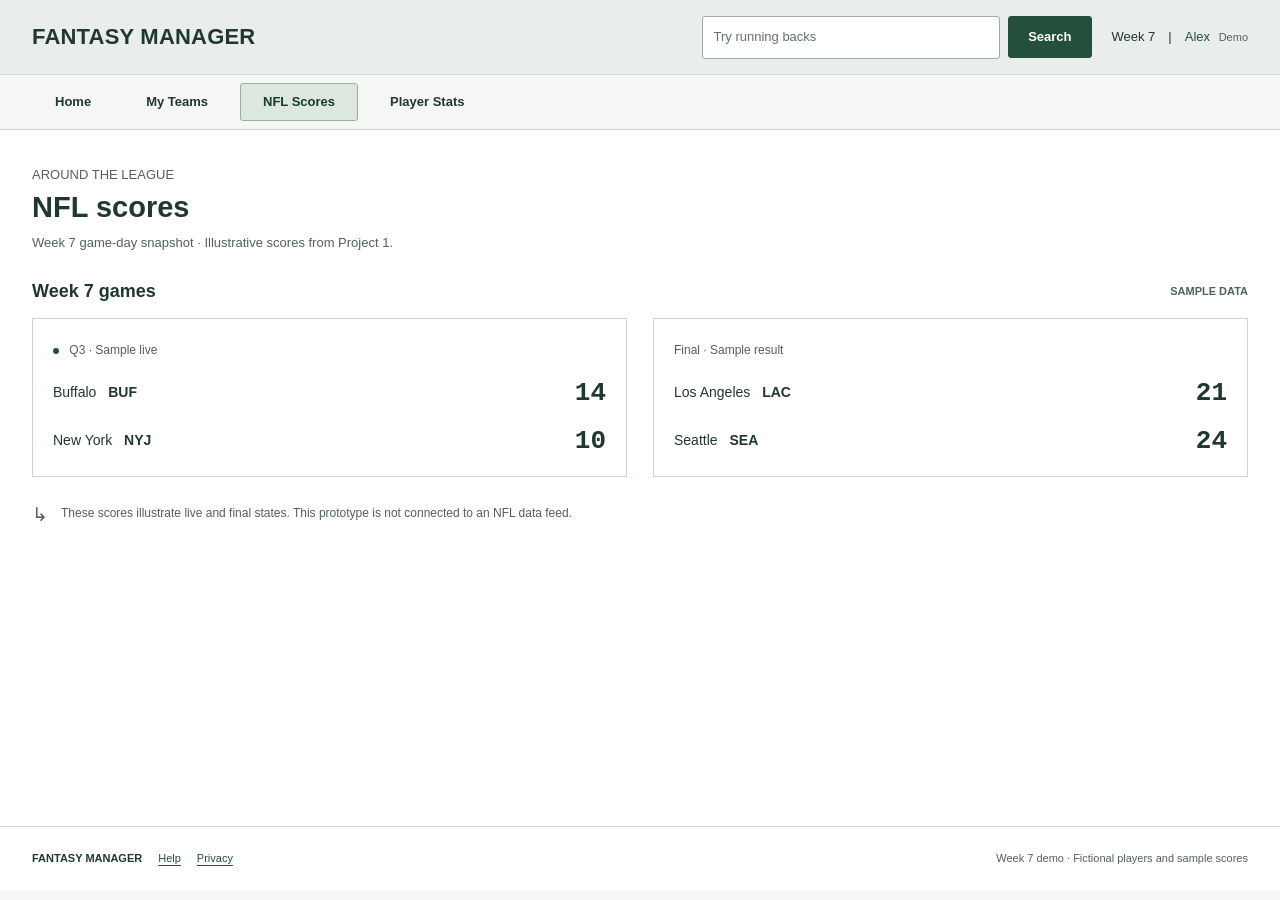
<file: project3/scores.html>
<!doctype html>
<html lang="en">
  <head>
    <meta charset="utf-8" >
    <meta name="viewport" content="width=device-width, initial-scale=1" >
    <meta
      name="description"
      content="Fantasy Manager: a Week 7 fantasy football prototype for managing teams and lineups."
    >
    <title>NFL scores | Fantasy Manager</title>
    <link rel="icon" href="assets/strategists.svg" type="image/svg+xml" >
    <link rel="stylesheet" href="styles.css" >
    <!-- jQuery is the only library; its license is retained in the local file. -->
    <script src="js/vendor/jquery-4.0.0.min.js" defer></script>
    <script src="js/data.js" defer></script>
    <script src="js/app.js" defer></script>
    <script src="js/interactions.js" defer></script>
  </head>
  <body data-page="scores">
    <a class="skip-link" href="#main">Skip to main content</a>
    <header class="site-header">
      <div class="header-inner">
        <a class="site-title" href="index.html">FANTASY MANAGER</a>
        <form class="site-search" role="search" aria-label="Site search"
              action="search-results.html" method="get">
          <label for="site-query" class="sr-only">Search Fantasy Manager</label>
          <input type="text" id="site-query" name="q" maxlength="80"
                 placeholder="Try running backs" aria-describedby="search-tip">
          <button class="button" type="submit">Search</button>
          <span class="sr-only" id="search-tip">Try the phrase running backs to see sample results.</span>
        </form>
        <div class="account-context">
          <span>Week 7</span><span aria-hidden="true">|</span
          ><a href="help.html#demo"
            >Alex <span class="demo-label">Demo</span></a
          >
        </div>
      </div>
      <nav class="primary-nav" aria-label="Primary">
        <div class="nav-inner">
          <a href="index.html">Home</a><a href="teams.html">My Teams</a
          ><a href="scores.html" aria-current="page">NFL Scores</a
          ><a href="player-stats.html">Player Stats</a>
        </div>
      </nav>
    </header>
    <div class="workspace">
      <main id="main" tabindex="-1">
        <noscript
          ><p class="notice">
            All sample pages are available. Enable JavaScript to filter teams,
            search the site, manage a watchlist, create a team, or save lineup changes.
          </p></noscript
        >

        <div class="page-heading">
          <div>
            <p class="eyebrow">AROUND THE LEAGUE</p>
            <h1>NFL scores</h1>
            <p class="lead">
              Week 7 game-day snapshot · Illustrative scores from Project 1.
            </p>
          </div>
        </div>
        <section aria-labelledby="game-title">
          <div class="section-heading">
            <h2 id="game-title">Week 7 games</h2>
            <span class="small-label">SAMPLE DATA</span>
          </div>
          <div class="score-grid full">
            <div class="game">
              <div>
                <span class="game-label"
                  ><span class="live-dot" aria-hidden="true"></span> Q3 · Sample
                  live</span
                >
                <p>
                  <span>Buffalo <b>BUF</b></span
                  ><strong>14</strong>
                </p>
                <p>
                  <span>New York <b>NYJ</b></span
                  ><strong>10</strong>
                </p>
              </div>
            </div>
            <div class="game">
              <div>
                <span class="game-label">Final · Sample result</span>
                <p>
                  <span>Los Angeles <b>LAC</b></span
                  ><strong>21</strong>
                </p>
                <p>
                  <span>Seattle <b>SEA</b></span
                  ><strong>24</strong>
                </p>
              </div>
            </div>
          </div>
        </section>
        <div class="note-line">
          <span aria-hidden="true">↳</span>
          <p>
            These scores illustrate live and final states. This prototype is not
            connected to an NFL data feed.
          </p>
        </div>
      </main>
      <footer>
        <div>
          <span class="footer-brand">FANTASY MANAGER</span
          ><a href="help.html">Help</a><a href="help.html#privacy">Privacy</a>
        </div>
        <span>Week 7 demo · Fictional players and sample scores</span>
      </footer>
    </div>
  </body>
</html>
</file>
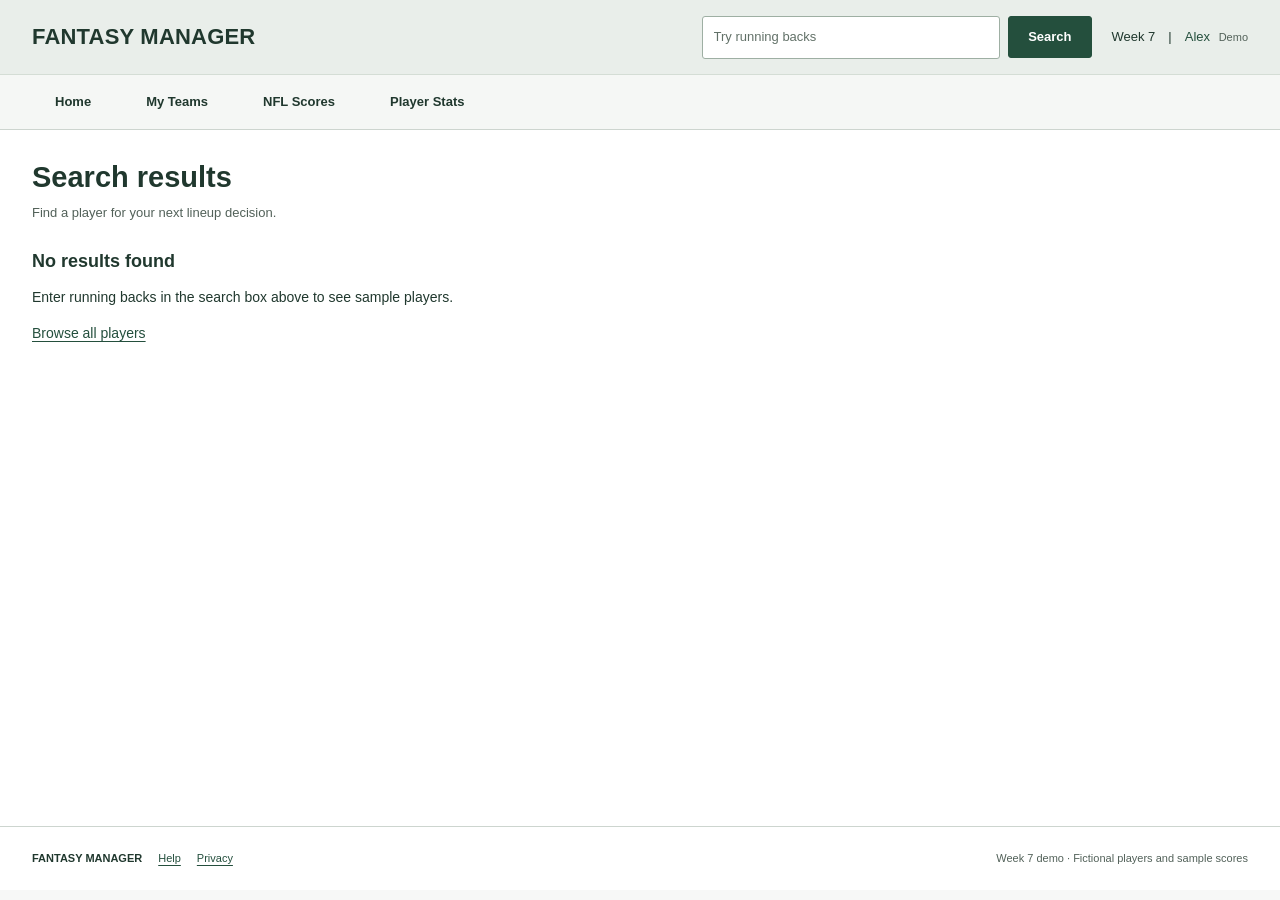
<file: project3/search-results.html>
<!doctype html>
<html lang="en">
  <head>
    <meta charset="utf-8" >
    <meta name="viewport" content="width=device-width, initial-scale=1" >
    <meta
      name="description"
      content="Fantasy Manager: a Week 7 fantasy football prototype for managing teams and lineups."
    >
    <title>Search results | Fantasy Manager</title>
    <link rel="icon" href="assets/strategists.svg" type="image/svg+xml" >
    <link rel="stylesheet" href="styles.css" >
    <!-- jQuery is the only library; its license is retained in the local file. -->
    <script src="js/vendor/jquery-4.0.0.min.js" defer></script>
    <script src="js/data.js" defer></script>
    <script src="js/app.js" defer></script>
    <script src="js/interactions.js" defer></script>
  </head>
  <body data-page="search-results">
    <a class="skip-link" href="#main">Skip to main content</a>
    <header class="site-header">
      <div class="header-inner">
        <a class="site-title" href="index.html">FANTASY MANAGER</a>
        <form class="site-search" role="search" aria-label="Site search"
              action="search-results.html" method="get">
          <label for="site-query" class="sr-only">Search Fantasy Manager</label>
          <input type="text" id="site-query" name="q" maxlength="80"
                 placeholder="Try running backs" aria-describedby="search-tip">
          <button class="button" type="submit">Search</button>
          <span class="sr-only" id="search-tip">Try the phrase running backs to see sample results.</span>
        </form>
        <div class="account-context">
          <span>Week 7</span><span aria-hidden="true">|</span
          ><a href="help.html#demo"
            >Alex <span class="demo-label">Demo</span></a
          >
        </div>
      </div>
      <nav class="primary-nav" aria-label="Primary">
        <div class="nav-inner">
          <a href="index.html">Home</a
          ><a href="teams.html">My Teams</a><a href="scores.html">NFL Scores</a
          ><a href="player-stats.html">Player Stats</a>
        </div>
      </nav>
    </header>
    <div class="workspace">
      <main id="main" tabindex="-1">
        <noscript
          ><p class="notice">
            All sample pages are available. Enable JavaScript to filter teams,
            search the site, manage a watchlist, create a team, or save lineup changes.
          </p></noscript
        >
        <div class="page-heading">
          <div>
            <h1>Search results</h1>
            <p class="lead">Find a player for your next lineup decision.</p>
          </div>
        </div>
        <section aria-labelledby="search-results-heading">
          <h2 id="search-results-heading">Search Fantasy Manager</h2>
          <p id="search-status" role="status" aria-live="polite">Enter running backs in the header search to see sample results.</p>
          <div id="search-results"></div>
        </section>
      </main>
      <footer>
        <div>
          <span class="footer-brand">FANTASY MANAGER</span
          ><a href="help.html">Help</a><a href="help.html#privacy">Privacy</a>
        </div>
        <span>Week 7 demo · Fictional players and sample scores</span>
      </footer>
    </div>
  </body>
</html>
</file>
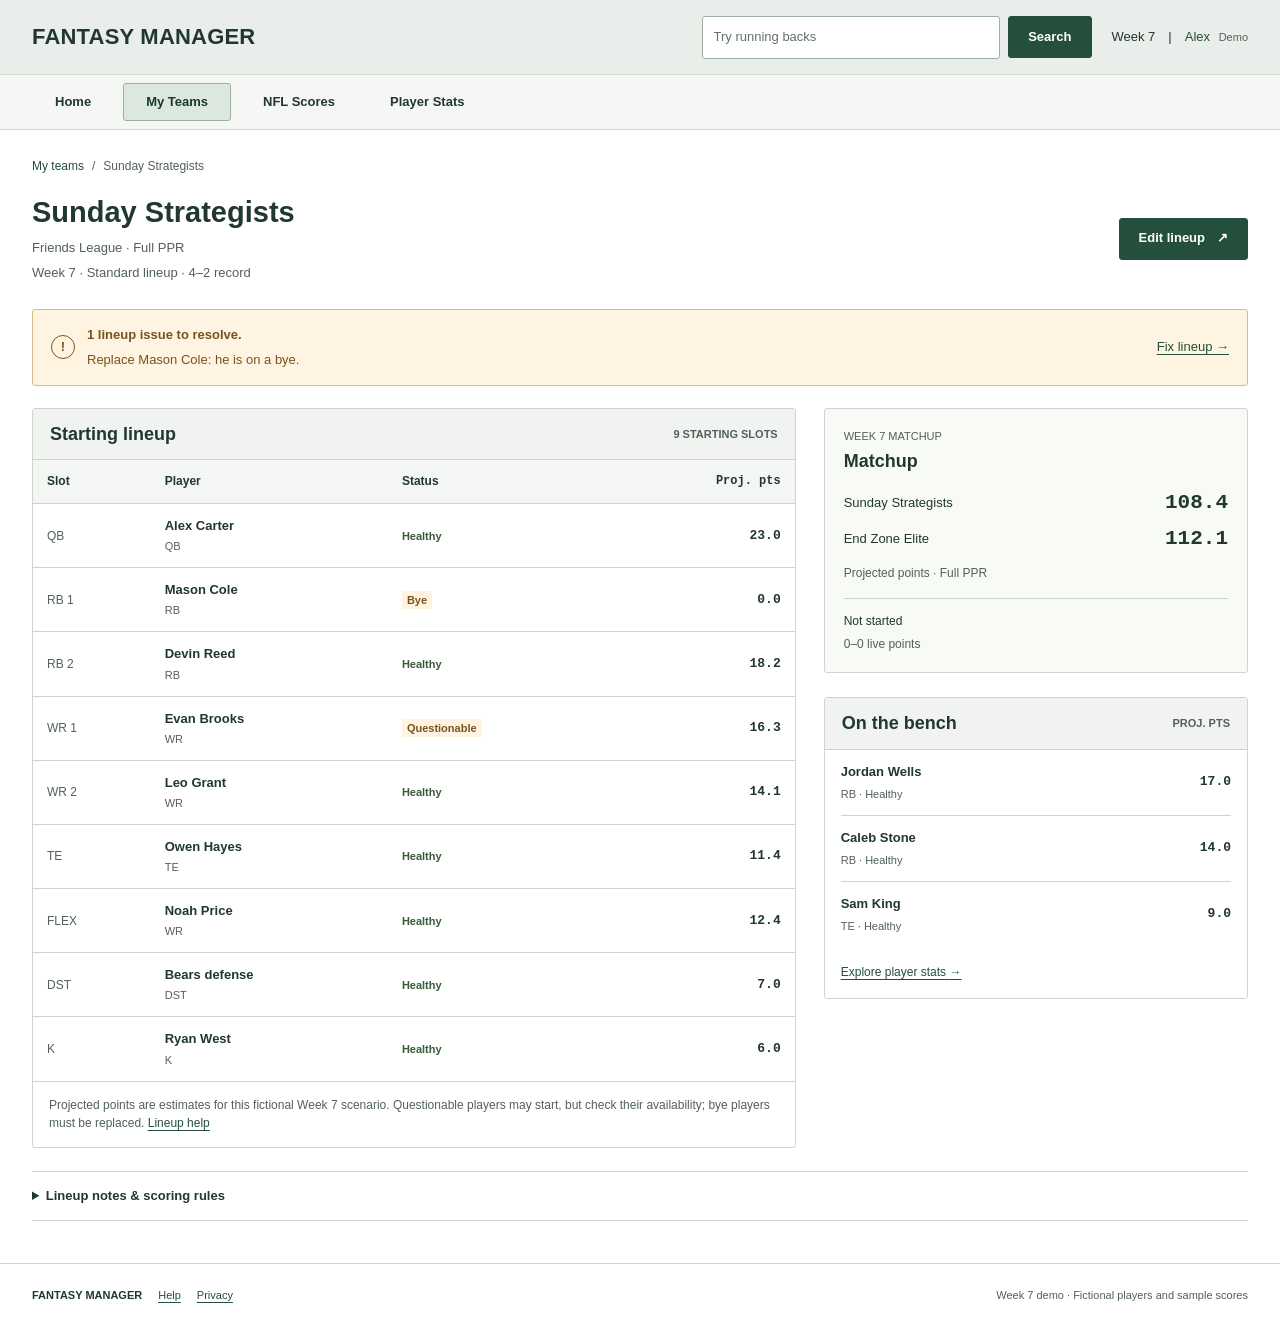
<file: project3/team-details.html>
<!doctype html>
<html lang="en">
  <head>
    <meta charset="utf-8" >
    <meta name="viewport" content="width=device-width, initial-scale=1" >
    <meta
      name="description"
      content="Fantasy Manager: a Week 7 fantasy football prototype for managing teams and lineups."
    >
    <title>Team details | Fantasy Manager</title>
    <link rel="icon" href="assets/strategists.svg" type="image/svg+xml" >
    <link rel="stylesheet" href="styles.css" >
    <!-- jQuery is the only library; its license is retained in the local file. -->
    <script src="js/vendor/jquery-4.0.0.min.js" defer></script>
    <script src="js/data.js" defer></script>
    <script src="js/app.js" defer></script>
    <script src="js/interactions.js" defer></script>
  </head>
  <body data-page="team-details">
    <a class="skip-link" href="#main">Skip to main content</a>
    <header class="site-header">
      <div class="header-inner">
        <a class="site-title" href="index.html">FANTASY MANAGER</a>
        <form class="site-search" role="search" aria-label="Site search"
              action="search-results.html" method="get">
          <label for="site-query" class="sr-only">Search Fantasy Manager</label>
          <input type="text" id="site-query" name="q" maxlength="80"
                 placeholder="Try running backs" aria-describedby="search-tip">
          <button class="button" type="submit">Search</button>
          <span class="sr-only" id="search-tip">Try the phrase running backs to see sample results.</span>
        </form>
        <div class="account-context">
          <span>Week 7</span><span aria-hidden="true">|</span
          ><a href="help.html#demo"
            >Alex <span class="demo-label">Demo</span></a
          >
        </div>
      </div>
      <nav class="primary-nav" aria-label="Primary">
        <div class="nav-inner">
          <a href="index.html">Home</a
          ><a href="teams.html" aria-current="page">My Teams</a
          ><a href="scores.html">NFL Scores</a
          ><a href="player-stats.html">Player Stats</a>
        </div>
      </nav>
    </header>
    <div class="workspace">
      <main id="main" tabindex="-1">
        <noscript
          ><p class="notice">
            All sample pages are available. Enable JavaScript to filter teams,
            search the site, manage a watchlist, create a team, or save lineup changes.
          </p></noscript
        >

        <nav class="breadcrumbs" aria-label="Breadcrumb">
          <a href="teams.html">My teams</a><span aria-hidden="true">/</span
          ><span data-team-name>Sunday Strategists</span>
        </nav>
        <div class="page-heading">
          <div>
            <h1><span data-team-name>Sunday Strategists</span></h1>
            <p class="eyebrow">FRIENDS LEAGUE · FULL PPR</p>
            <p class="lead">
              Week 7 · Standard lineup ·
              <span data-team-record>4–2 record</span>
            </p>
          </div>
          <a class="button" href="edit-lineup.html"
            >Edit lineup <span aria-hidden="true">↗</span></a
          >
        </div>
        <div
          class="success-message notice"
          id="save-notice"
          role="status"
          hidden
        ></div>
        <div class="notice warning" id="lineup-alert">
          <span class="notice-icon" aria-hidden="true">!</span>
          <div>
            <strong>A starter is on a bye.</strong>
            <p>Mason Cole won’t play this week. Replace him before saving.</p>
          </div>
          <a href="edit-lineup.html?team=strategists&amp;slot=1" data-fix-lineup
            >Fix lineup <span aria-hidden="true">→</span></a
          >
        </div>
        <div class="details-grid">
          <section class="roster-section" aria-labelledby="starting-title">
            <div class="section-heading">
              <h2 id="starting-title">Starting lineup</h2>
              <span class="small-label">9 STARTING SLOTS</span>
            </div>
            <div class="table-wrap">
              <table class="roster-table">
                <caption class="sr-only">
                  Week 7 starting lineup, availability and projected fantasy
                  points
                </caption>
                <thead>
                  <tr>
                    <th scope="col">Slot</th>
                    <th scope="col">Player</th>
                    <th scope="col">Status</th>
                    <th scope="col" class="number">Proj. pts</th>
                  </tr>
                </thead>
                <tbody id="starter-rows">
                  <tr data-player="carter">
                    <th scope="row"><span class="slot">QB</span></th>
                    <td>
                      <span class="player-name">Alex Carter</span
                      ><span class="subtext">QB</span>
                    </td>
                    <td><span class="status healthy">Healthy</span></td>
                    <td class="number">23.0</td>
                  </tr>
                  <tr data-player="cole">
                    <th scope="row"><span class="slot">RB 1</span></th>
                    <td>
                      <span class="player-name">Mason Cole</span
                      ><span class="subtext">RB</span>
                    </td>
                    <td><span class="status bye">Bye</span></td>
                    <td class="number">0.0</td>
                  </tr>
                  <tr data-player="reed">
                    <th scope="row"><span class="slot">RB 2</span></th>
                    <td>
                      <span class="player-name">Devin Reed</span
                      ><span class="subtext">RB</span>
                    </td>
                    <td><span class="status healthy">Healthy</span></td>
                    <td class="number">18.2</td>
                  </tr>
                  <tr data-player="brooks">
                    <th scope="row"><span class="slot">WR 1</span></th>
                    <td>
                      <span class="player-name">Evan Brooks</span
                      ><span class="subtext">WR</span>
                    </td>
                    <td>
                      <span class="status questionable">Questionable</span>
                    </td>
                    <td class="number">16.3</td>
                  </tr>
                  <tr data-player="grant">
                    <th scope="row"><span class="slot">WR 2</span></th>
                    <td>
                      <span class="player-name">Leo Grant</span
                      ><span class="subtext">WR</span>
                    </td>
                    <td><span class="status healthy">Healthy</span></td>
                    <td class="number">14.1</td>
                  </tr>
                  <tr data-player="hayes">
                    <th scope="row"><span class="slot">TE</span></th>
                    <td>
                      <span class="player-name">Owen Hayes</span
                      ><span class="subtext">TE</span>
                    </td>
                    <td><span class="status healthy">Healthy</span></td>
                    <td class="number">11.4</td>
                  </tr>
                  <tr data-player="price">
                    <th scope="row"><span class="slot">FLEX</span></th>
                    <td>
                      <span class="player-name">Noah Price</span
                      ><span class="subtext">WR</span>
                    </td>
                    <td><span class="status healthy">Healthy</span></td>
                    <td class="number">12.4</td>
                  </tr>
                  <tr data-player="bears">
                    <th scope="row"><span class="slot">DST</span></th>
                    <td>
                      <span class="player-name">Bears defense</span
                      ><span class="subtext">DST</span>
                    </td>
                    <td><span class="status healthy">Healthy</span></td>
                    <td class="number">7.0</td>
                  </tr>
                  <tr data-player="west">
                    <th scope="row"><span class="slot">K</span></th>
                    <td>
                      <span class="player-name">Ryan West</span
                      ><span class="subtext">K</span>
                    </td>
                    <td><span class="status healthy">Healthy</span></td>
                    <td class="number">6.0</td>
                  </tr>
                </tbody>
              </table>
            </div>
            <p class="fineprint">
              Projected points are estimates for this fictional Week 7 scenario.
              Questionable players may start, but check their availability; bye
              players must be replaced.
              <a href="help.html#lineup-guide">Lineup help</a>
            </p>
          </section>
          <aside class="team-aside" aria-label="Matchup and bench">
            <section class="matchup-summary">
              <p class="eyebrow">WEEK 7 MATCHUP</p>
              <h2>Matchup</h2>
              <div class="projection-line">
                <span data-team-name>Sunday Strategists</span
                ><strong id="team-projection">108.4</strong>
              </div>
              <div class="projection-line">
                <span>End Zone Elite</span><strong>112.1</strong>
              </div>
              <p class="fineprint">Projected points · Full PPR</p>
              <div class="not-started">
                Not started <span>0–0 live points</span>
              </div>
            </section>
            <section aria-labelledby="bench-title">
              <div class="section-heading">
                <h2 id="bench-title">On the bench</h2>
                <span class="small-label">PROJ. PTS</span>
              </div>
              <ul class="bench-list" id="bench-list">
                <li>
                  <div>
                    <strong>Jordan Wells</strong><span>RB · Healthy</span>
                  </div>
                  <span class="number">17.0</span>
                </li>
                <li>
                  <div>
                    <strong>Caleb Stone</strong><span>RB · Healthy</span>
                  </div>
                  <span class="number">14.0</span>
                </li>
                <li>
                  <div><strong>Sam King</strong><span>TE · Healthy</span></div>
                  <span class="number">9.0</span>
                </li>
              </ul>
              <a class="text-link" href="player-stats.html"
                >Explore player stats <span aria-hidden="true">→</span></a
              >
            </section>
          </aside>
        </div>
        <details class="disclosure">
          <summary>Lineup notes &amp; scoring rules</summary>
          <div>
            <p>
              A standard lineup has 1 QB, 2 RB, 2 WR, 1 TE, 1 FLEX, 1 DST and 1
              K. FLEX accepts a running back, wide receiver or tight end.
            </p>
            <p>
              Full PPR awards one point per reception. A bye-week or empty slot
              must be replaced before saving. Questionable players can start,
              but their availability should be checked.
            </p>
            <p>
              Saving replaces this team’s Week 7 lineup in this browser. Earlier
              versions are not archived.
            </p>
          </div>
        </details>
      </main>
      <footer>
        <div>
          <span class="footer-brand">FANTASY MANAGER</span
          ><a href="help.html">Help</a><a href="help.html#privacy">Privacy</a>
        </div>
        <span>Week 7 demo · Fictional players and sample scores</span>
      </footer>
    </div>
  </body>
</html>
</file>
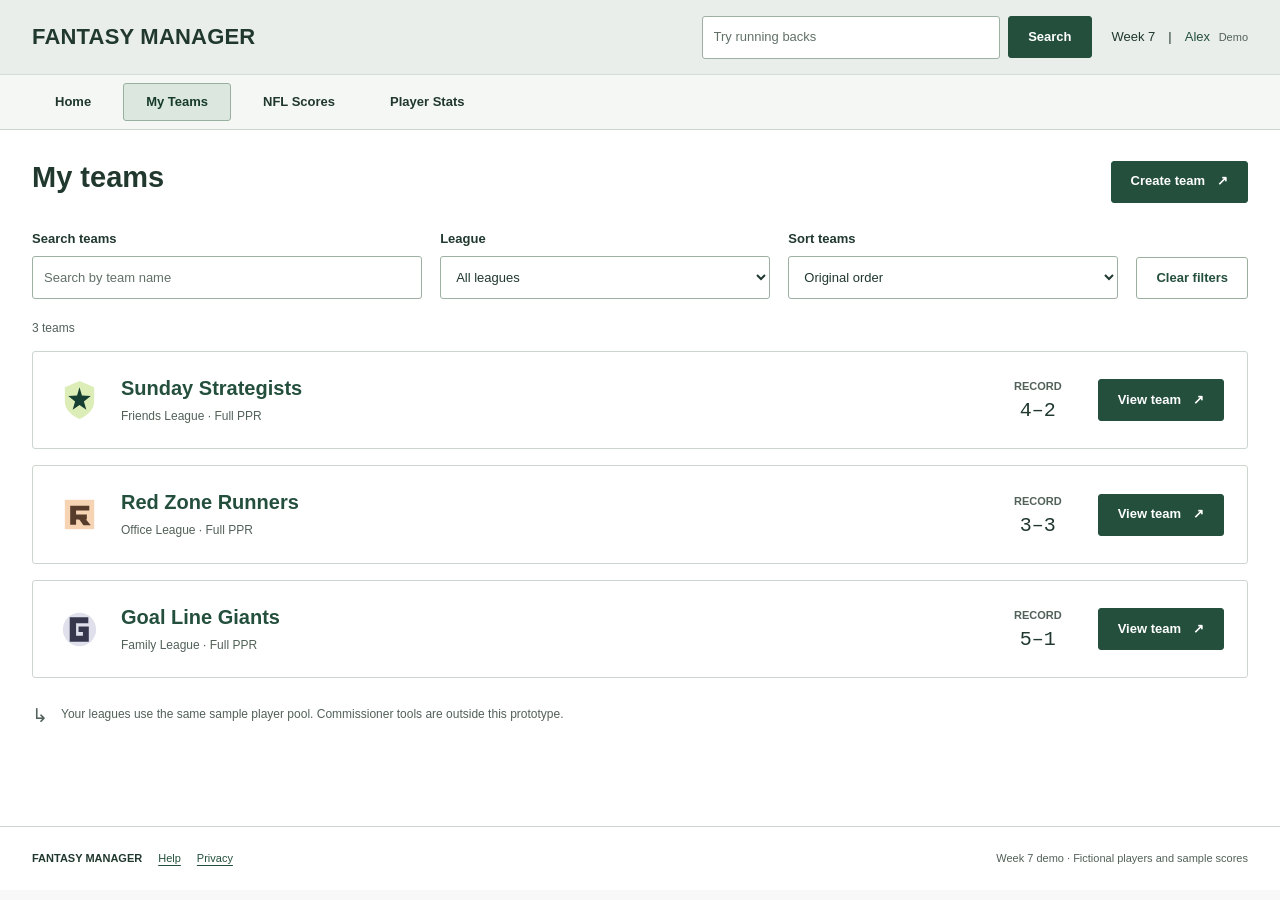
<file: project3/teams.html>
<!doctype html>
<html lang="en">
  <head>
    <meta charset="utf-8" >
    <meta name="viewport" content="width=device-width, initial-scale=1" >
    <meta
      name="description"
      content="Fantasy Manager: a Week 7 fantasy football prototype for managing teams and lineups."
    >
    <title>My teams | Fantasy Manager</title>
    <link rel="icon" href="assets/strategists.svg" type="image/svg+xml" >
    <link rel="stylesheet" href="styles.css" >
    <!-- jQuery is the only library; its license is retained in the local file. -->
    <script src="js/vendor/jquery-4.0.0.min.js" defer></script>
    <script src="js/data.js" defer></script>
    <script src="js/app.js" defer></script>
    <script src="js/interactions.js" defer></script>
  </head>
  <body data-page="teams">
    <a class="skip-link" href="#main">Skip to main content</a>
    <header class="site-header">
      <div class="header-inner">
        <a class="site-title" href="index.html">FANTASY MANAGER</a>
        <form class="site-search" role="search" aria-label="Site search"
              action="search-results.html" method="get">
          <label for="site-query" class="sr-only">Search Fantasy Manager</label>
          <input type="text" id="site-query" name="q" maxlength="80"
                 placeholder="Try running backs" aria-describedby="search-tip">
          <button class="button" type="submit">Search</button>
          <span class="sr-only" id="search-tip">Try the phrase running backs to see sample results.</span>
        </form>
        <div class="account-context">
          <span>Week 7</span><span aria-hidden="true">|</span
          ><a href="help.html#demo"
            >Alex <span class="demo-label">Demo</span></a
          >
        </div>
      </div>
      <nav class="primary-nav" aria-label="Primary">
        <div class="nav-inner">
          <a href="index.html">Home</a
          ><a href="teams.html" aria-current="page">My Teams</a
          ><a href="scores.html">NFL Scores</a
          ><a href="player-stats.html">Player Stats</a>
        </div>
      </nav>
    </header>
    <div class="workspace">
      <main id="main" tabindex="-1">
        <noscript
          ><p class="notice">
            All sample pages are available. Enable JavaScript to filter teams,
            search the site, manage a watchlist, create a team, or save lineup changes.
          </p></noscript
        >

        <div class="page-heading">
          <div>
            <h1>My teams</h1>
          </div>
          <a class="button" href="create-team.html"
            >Create team <span aria-hidden="true">↗</span></a
          >
        </div>
        <form class="filter-bar" id="team-filter" role="search">
          <div class="field grow">
            <label for="team-search">Search teams</label
            ><input
              type="search"
              id="team-search"
              name="search"
              placeholder="Search by team name"
            >
          </div>
          <div class="field">
            <label for="league-filter">League</label
            ><select id="league-filter" name="league">
              <option value="">All leagues</option>
              <option>Friends League</option>
              <option>Office League</option>
              <option>Family League</option>
            </select>
          </div>
          <div class="field">
            <label for="team-sort">Sort teams</label
            ><select id="team-sort" name="sort">
              <option value="default">Original order</option>
              <option value="attention">Needs attention first</option>
              <option value="record">Best record first</option>
              <option value="name">Name A to Z</option>
            </select>
          </div>
          <button class="button secondary" type="reset">Clear filters</button>
        </form>
        <p class="result-count" id="team-count" role="status">3 teams</p>
        <div id="team-list">
          <article
            class="team-row"
            data-team-name="sunday strategists"
            data-league="Friends League"
          >
            <span class="row-index" aria-hidden="true">01</span
            ><img
              class="crest"
              src="assets/strategists.svg"
              alt="Sunday Strategists team crest"
              width="96"
              height="96"
            >
            <div class="team-identity">
              <h2>
                <a href="team-details.html?team=strategists"
                  >Sunday Strategists</a
                >
              </h2>
              <p>Friends League <span>·</span> Full PPR</p>
            </div>
            <div class="team-record">
              <span class="small-label">RECORD</span><strong>4–2</strong>
            </div>
            <a
              class="button team-view-link"
              href="team-details.html?team=strategists"
              aria-label="View Sunday Strategists"
              >View team <span aria-hidden="true">↗</span></a
            >
          </article>
          <article
            class="team-row"
            data-team-name="red zone runners"
            data-league="Office League"
          >
            <span class="row-index" aria-hidden="true">02</span
            ><img
              class="crest"
              src="assets/runners.svg"
              alt="Red Zone Runners team crest"
              width="96"
              height="96"
            >
            <div class="team-identity">
              <h2>
                <a href="team-details.html?team=runners">Red Zone Runners</a>
              </h2>
              <p>Office League <span>·</span> Full PPR</p>
            </div>
            <div class="team-record">
              <span class="small-label">RECORD</span><strong>3–3</strong>
            </div>
            <a
              class="button team-view-link"
              href="team-details.html?team=runners"
              aria-label="View Red Zone Runners"
              >View team <span aria-hidden="true">↗</span></a
            >
          </article>
          <article
            class="team-row"
            data-team-name="goal line giants"
            data-league="Family League"
          >
            <span class="row-index" aria-hidden="true">03</span
            ><img
              class="crest"
              src="assets/giants.svg"
              alt="Goal Line Giants team crest"
              width="96"
              height="96"
            >
            <div class="team-identity">
              <h2>
                <a href="team-details.html?team=giants">Goal Line Giants</a>
              </h2>
              <p>Family League <span>·</span> Full PPR</p>
            </div>
            <div class="team-record">
              <span class="small-label">RECORD</span><strong>5–1</strong>
            </div>
            <a
              class="button team-view-link"
              href="team-details.html?team=giants"
              aria-label="View Goal Line Giants"
              >View team <span aria-hidden="true">↗</span></a
            >
          </article>
        </div>
        <p class="empty-state" id="no-teams" hidden>
          No teams match your search. Try another name or clear the filters.
        </p>
        <div class="note-line">
          <span aria-hidden="true">↳</span>
          <p>
            Your leagues use the same sample player pool. Commissioner tools are
            outside this prototype.
          </p>
        </div>
      </main>
      <footer>
        <div>
          <span class="footer-brand">FANTASY MANAGER</span
          ><a href="help.html">Help</a><a href="help.html#privacy">Privacy</a>
        </div>
        <span>Week 7 demo · Fictional players and sample scores</span>
      </footer>
    </div>
  </body>
</html>
</file>
<file: project3/styles.css>
/* Fantasy Manager — shared styles for the Project 1 page structure.
   The four SVG images in assets/ are original geometric team crests created for
   this prototype. No downloaded images, fonts or front-end frameworks are used.
   Most text inherits Arial; projected scores use Courier New as a second family. */
:root {
  --ink: #20382e;
  --muted: #526159;
  --green: #244f3d;
  --line: #cdd5cf;
  --surface: #f0f3f0;
  --paper: #ffffff;
  --warning: #79531d;
  --warning-bg: #fff4e1;
}
* {
  box-sizing: border-box;
}
html {
  scroll-behavior: smooth;
}
body {
  margin: 0;
  color: var(--ink);
  background: #f7f8f7;
  font:
    14px/1.55 Arial,
    Helvetica,
    sans-serif;
}
h1,
h2,
h3,
p {
  margin-top: 0;
}
h1 {
  font-size: 29px;
  line-height: 1.2;
  margin-bottom: 8px;
}
h2 {
  font-size: 18px;
  line-height: 1.35;
  margin-bottom: 14px;
}
h3 {
  font-size: 17px;
  line-height: 1.4;
  margin-bottom: 7px;
}
p {
  margin-bottom: 14px;
}
a {
  color: var(--green);
  text-underline-offset: 3px;
}
a:hover {
  color: #142d21;
}
button,
input,
select {
  font: inherit;
}
button {
  cursor: pointer;
}
button:disabled {
  cursor: default;
}
img {
  display: block;
  max-width: 100%;
  height: auto;
}
[hidden] {
  display: none !important;
}
:focus-visible {
  outline: 3px solid #926b0c;
  outline-offset: 3px;
}
main:focus {
  outline: none;
}
.sr-only,
.skip-link:not(:focus) {
  position: absolute;
  width: 1px;
  height: 1px;
  margin: -1px;
  padding: 0;
  overflow: hidden;
  clip: rect(0, 0, 0, 0);
  white-space: nowrap;
  border: 0;
}
.skip-link:focus {
  position: fixed;
  top: 8px;
  left: 8px;
  background: white;
  padding: 12px 18px;
  z-index: 10;
}
/* The horizontal header and navigation retain the original wireframe layout. */
.site-header {
  background: #e9eeea;
  border-bottom: 1px solid var(--line);
}
.header-inner,
.nav-inner {
  max-width: 1280px;
  margin: auto;
  padding-left: 32px;
  padding-right: 32px;
}
.header-inner {
  display: flex;
  align-items: center;
  justify-content: space-between;
  gap: 20px;
  min-height: 74px;
}
.site-title {
  font-size: 22px;
  font-weight: 700;
  color: var(--ink);
  text-decoration: none;
  letter-spacing: 0.2px;
}
.account-context {
  display: flex;
  align-items: center;
  gap: 13px;
  font-size: 13px;
}
.account-context a {
  text-decoration: none;
}
.demo-label {
  display: inline-block;
  margin-left: 5px;
  font-size: 11px;
  color: var(--muted);
}
.primary-nav {
  border-top: 1px solid #d4ddd5;
  background: #f5f7f5;
}
.nav-inner {
  display: flex;
  gap: 9px;
  padding-top: 8px;
  padding-bottom: 8px;
  flex-wrap: wrap;
}
.primary-nav a {
  min-height: 38px;
  padding: 8px 22px;
  border: 1px solid transparent;
  border-radius: 3px;
  text-decoration: none;
  color: var(--ink);
  font-size: 13px;
  font-weight: 600;
  transition: background 0.15s ease;
}
.primary-nav a:hover {
  background: #e5ece6;
}
.primary-nav a[aria-current="page"] {
  background: #dce8df;
  border-color: #99afa0;
  color: #173b29;
}
.workspace {
  max-width: 1280px;
  margin: 0 auto;
  background: var(--paper);
}
main {
  padding: 30px 32px 42px;
  min-height: calc(100vh - 204px);
  animation: enter 0.2s ease;
}
footer {
  display: flex;
  align-items: center;
  justify-content: space-between;
  gap: 20px;
  border-top: 1px solid var(--line);
  padding: 23px 32px;
  color: var(--muted);
  font-size: 11px;
}
footer > div {
  display: flex;
  align-items: center;
  gap: 16px;
}
.footer-brand {
  font-weight: 700;
  color: var(--ink);
}
.page-heading {
  display: flex;
  align-items: center;
  justify-content: space-between;
  gap: 24px;
  margin: 0 0 26px;
}
.page-heading > div {
  min-width: 0;
}
.page-heading h1 {
  overflow-wrap: anywhere;
}
.lead,
.eyebrow {
  font-size: 13px;
  color: var(--muted);
  margin: 0;
  font-weight: 400;
  letter-spacing: 0;
}
.page-heading .eyebrow {
  margin: 5px 0;
}
.small-label {
  font-size: 11px;
  font-weight: 700;
  color: var(--muted);
}
.breadcrumbs {
  display: flex;
  flex-wrap: wrap;
  gap: 8px;
  font-size: 12px;
  margin: -3px 0 19px;
  color: var(--muted);
}
.breadcrumbs a {
  text-decoration: none;
}
.button {
  display: inline-flex;
  align-items: center;
  justify-content: center;
  gap: 12px;
  min-height: 42px;
  padding: 9px 19px;
  border: 1px solid var(--green);
  border-radius: 3px;
  background: var(--green);
  color: #fff;
  text-decoration: none;
  font-size: 13px;
  font-weight: 600;
  line-height: 1.45;
  transition: background 0.15s ease;
}
.button:hover {
  background: #173b29;
  color: white;
}
.button.secondary {
  color: var(--green);
  background: #fff;
  border-color: #9caf9f;
}
.button.secondary:hover {
  background: #eef3ef;
}
.button:disabled {
  color: #505e54;
  background: #e1e7e1;
  border-color: #b6c4b8;
}
.field {
  display: flex;
  flex-direction: column;
  gap: 7px;
  min-width: 0;
}
.field.grow {
  flex: 1 1 220px;
}
label {
  font-size: 13px;
  font-weight: 600;
}
input:not([type="checkbox"]),
select {
  width: 100%;
  min-height: 43px;
  padding: 9px 11px;
  background: white;
  color: var(--ink);
  border: 1px solid #9eafa3;
  border-radius: 3px;
  font-size: 13px;
}
select {
  padding-right: 26px;
}
input::placeholder {
  color: #627168;
  opacity: 1;
}
input[type="checkbox"] {
  width: 18px;
  height: 18px;
  accent-color: var(--green);
  flex-shrink: 0;
}
.field-help,
.fineprint {
  font-size: 12px;
  color: var(--muted);
}
.fineprint {
  margin: 14px 0;
}
.notice {
  display: flex;
  align-items: center;
  gap: 12px;
  padding: 15px 18px;
  margin-bottom: 22px;
  border: 1px solid #c8d5ca;
  border-radius: 3px;
  font-size: 13px;
  background: #f4f7f4;
}
.notice p {
  margin: 5px 0 0;
}
.notice > a {
  margin-left: auto;
  white-space: nowrap;
}
.notice-icon {
  display: grid;
  place-items: center;
  width: 24px;
  height: 24px;
  border: 1px solid currentColor;
  border-radius: 50%;
  flex-shrink: 0;
  font-weight: 700;
}
.warning {
  background: var(--warning-bg);
  color: var(--warning);
  border-color: #d8bd8a;
}
.success-message {
  background: #edf4e7;
  border-color: #acbf9e;
}
/* Home: original team/alert row, with NFL scores spanning the row underneath. */
.home-overview {
  display: grid;
  grid-template-columns: minmax(0, 1.4fr) minmax(0, 1fr);
  gap: 24px;
  margin-bottom: 25px;
}
.home-panel {
  border: 1px solid var(--line);
  border-radius: 3px;
  background: #fff;
}
.panel-heading {
  display: flex;
  align-items: center;
  justify-content: space-between;
  gap: 15px;
  padding: 12px 19px;
  border-bottom: 1px solid var(--line);
  background: var(--surface);
}
.panel-heading h2 {
  margin: 0;
  font-size: 16px;
}
.panel-heading > a {
  font-size: 12px;
}
.panel-content {
  padding: 21px;
}
.featured-picker {
  margin: 0 0 20px;
}
.featured-picker .field {
  max-width: 400px;
}
.featured-picker p {
  margin: 7px 0 0;
  font-size: 11px;
}
.home-team-name {
  display: flex;
  gap: 12px;
  align-items: center;
  margin-bottom: 14px;
}
.crest {
  width: 53px;
}
.home-team-name h3 {
  font-size: 21px;
  margin: 0 0 3px;
}
.home-team-name p {
  margin: 0 0 3px;
  font-size: 12px;
  color: var(--muted);
}
#featured-name {
  overflow-wrap: anywhere;
}
.opponent-line {
  display: flex;
  flex-wrap: wrap;
  align-items: center;
  gap: 7px;
  font-size: 13px;
}
.opponent-line img {
  width: 29px;
}
.opponent-line strong {
  font-family: "Courier New", monospace;
  font-size: 15px;
}
.panel-actions {
  display: flex;
  align-items: center;
  gap: 23px;
  margin-top: 21px;
}
.panel-actions > a:not(.button) {
  font-size: 13px;
}
.alert-panel .panel-heading {
  background: #f9edda;
  border-bottom-color: #d8bd8a;
}
.alert-panel {
  border-color: #d8bd8a;
}
.alert-panel .notice {
  flex-wrap: wrap;
  padding: 0;
  background: transparent;
  border: 0;
  margin-bottom: 22px;
}
.alert-panel .notice > div {
  flex: 1 1 200px;
}
.alert-panel .notice .button {
  margin: 15px 0 0 36px;
}
.alert-panel .field-help {
  margin: 0;
}
.score-line {
  display: flex;
  align-items: center;
  gap: 22px;
  margin: 0 0 17px;
}
.score-line strong {
  min-width: 190px;
  font:
    700 15px "Courier New",
    monospace;
}
.score-line > span {
  color: var(--muted);
  font-size: 12px;
}
.home-scores .field-help {
  margin: 0;
}
/* Team list keeps the original full-width rows and right-hand action. */
.filter-bar {
  display: flex;
  align-items: flex-end;
  flex-wrap: wrap;
  gap: 18px;
  margin: 0 0 20px;
}
.filter-bar .field:not(.grow) {
  flex: 1 1 160px;
}
.result-count {
  color: var(--muted);
  font-size: 12px;
  margin: 18px 0 13px;
}
.team-row {
  display: flex;
  align-items: center;
  gap: 18px;
  padding: 23px;
  border: 1px solid var(--line);
  border-radius: 3px;
  margin-bottom: 16px;
  background: #fff;
  transition: background 0.15s ease;
}
.team-row:hover {
  background: #f7faf7;
}
.row-index {
  display: none;
}
.team-row .crest {
  width: 47px;
}
.team-identity {
  flex: 1;
  min-width: 0;
  overflow-wrap: anywhere;
}
.team-identity h2 {
  font-size: 20px;
  margin: 0 0 5px;
}
.team-identity h2 a {
  text-decoration: none;
}
.team-identity p {
  color: var(--muted);
  font-size: 12px;
  margin: 0;
}
.team-record {
  display: flex;
  flex-direction: column;
  align-items: center;
  gap: 4px;
  margin: 0 18px;
}
.team-record strong {
  font:
    20px "Courier New",
    monospace;
}
.team-view-link {
  white-space: nowrap;
}
.note-line {
  display: flex;
  gap: 13px;
  color: var(--muted);
  font-size: 12px;
  margin-top: 23px;
}
.note-line > span {
  font-size: 19px;
}
.note-line p {
  padding-top: 4px;
}
.empty-state {
  padding: 28px;
  text-align: center;
  border: 1px solid var(--line);
}
/* Details: starters on the left; matchup and bench on the right. */
.details-grid {
  display: grid;
  grid-template-columns: minmax(0, 1.8fr) minmax(270px, 1fr);
  gap: 28px;
  align-items: start;
}
.roster-section,
.team-aside > section {
  border: 1px solid var(--line);
  border-radius: 3px;
}
.section-heading {
  display: flex;
  align-items: center;
  justify-content: space-between;
  gap: 12px;
  margin: 0 0 14px;
}
.section-heading h2 {
  margin: 0;
}
.roster-section > .section-heading,
.team-aside > section > .section-heading {
  background: var(--surface);
  padding: 13px 17px;
  border-bottom: 1px solid var(--line);
  margin: 0;
}
.roster-section > .fineprint {
  padding: 0 16px;
}
.table-wrap {
  width: 100%;
  overflow-x: auto;
}
table {
  border-collapse: collapse;
  width: 100%;
  font-size: 13px;
}
caption {
  text-align: left;
}
th,
td {
  padding: 12px 14px;
  text-align: left;
  border-bottom: 1px solid var(--line);
}
thead th {
  background: #f4f6f3;
  font-size: 12px;
  font-weight: 700;
  white-space: nowrap;
}
.number {
  text-align: right;
  font-family: "Courier New", monospace;
  font-weight: 700;
  white-space: nowrap;
}
.slot {
  font-size: 12px;
  font-weight: 400;
  color: var(--muted);
  white-space: nowrap;
}
.player-name {
  display: block;
  font-size: 13px;
  font-weight: 600;
}
.subtext {
  display: block;
  color: var(--muted);
  font-size: 11px;
  margin-top: 2px;
}
.status {
  font-size: 11px;
  font-weight: 600;
}
.status.healthy {
  color: #395a36;
}
.status.bye,
.status.questionable,
.status.empty {
  color: var(--warning);
  background: var(--warning-bg);
  padding: 3px 5px;
  border-radius: 2px;
}
.matchup-summary {
  padding: 19px;
  margin-bottom: 24px;
  background: #f8faf6;
}
.matchup-summary .eyebrow {
  font-size: 11px;
  margin-bottom: 4px;
}
.matchup-summary h2 {
  margin: 0 0 18px;
}
.projection-line {
  display: flex;
  align-items: center;
  justify-content: space-between;
  gap: 14px;
  font-size: 13px;
  margin: 13px 0;
}
.projection-line strong {
  font:
    700 21px "Courier New",
    monospace;
}
.not-started {
  border-top: 1px solid var(--line);
  padding-top: 13px;
  margin-top: 15px;
  font-size: 12px;
}
.not-started span {
  display: block;
  color: var(--muted);
  margin-top: 4px;
}
.bench-list {
  list-style: none;
  margin: 0;
  padding: 0;
}
.bench-list li {
  display: flex;
  align-items: center;
  justify-content: space-between;
  gap: 15px;
  padding: 12px 0;
  border-bottom: 1px solid var(--line);
  font-size: 13px;
}
.bench-list li:last-child {
  border-bottom: 0;
}
.bench-list li div > span {
  display: block;
  margin-top: 4px;
  font-size: 11px;
  color: var(--muted);
}
.team-aside .bench-list {
  padding: 0 16px;
}
.text-link {
  display: inline-block;
  margin: 16px;
  font-size: 12px;
}
.disclosure {
  margin-top: 23px;
  border-top: 1px solid var(--line);
  border-bottom: 1px solid var(--line);
}
.disclosure summary {
  cursor: pointer;
  padding: 14px 0;
  font-weight: 600;
  font-size: 13px;
}
.disclosure > div {
  font-size: 13px;
  max-width: 850px;
}
/* Create team retains the original two-column fields and full-width roster. */
.create-grid {
  display: block;
}
.form-section {
  padding: 22px 0 27px;
  border: 0;
  border-top: 1px solid var(--line);
  margin: 0;
  min-width: 0;
}
.form-section h2 {
  font-size: 17px;
}
.form-grid {
  display: grid;
  grid-template-columns: 1fr 1fr;
  gap: 25px 34px;
  margin-top: 20px;
}
fieldset.form-section {
  padding-top: 17px;
}
legend {
  font-size: 17px;
  font-weight: 700;
  padding: 0 17px 0 0;
}
.form-section > p {
  font-size: 13px;
}
.roster-picker-tools {
  display: flex;
  align-items: flex-end;
  gap: 18px;
}
.player-picker {
  display: grid;
  grid-template-columns: repeat(3, minmax(0, 1fr));
  column-gap: 26px;
}
.player-choice {
  display: flex;
  align-items: center;
  gap: 9px;
  padding: 11px 0;
  border-bottom: 1px solid var(--line);
  cursor: pointer;
}
.player-choice strong {
  font-size: 12px;
}
.player-choice > span > span {
  display: block;
  margin-top: 3px;
  color: var(--muted);
  font-size: 11px;
  font-weight: 400;
}
.roster-readiness {
  color: var(--warning);
  background: var(--warning-bg);
  border-left: 3px solid #977127;
  padding: 12px;
  font-size: 13px;
}
.form-actions {
  display: flex;
  justify-content: flex-end;
  gap: 12px;
  border-top: 1px solid var(--line);
  padding-top: 24px;
}
.form-error {
  color: #853626;
  background: #fff2ec;
  border-left: 3px solid #853626;
  padding: 13px;
  font-size: 13px;
}
.field-error {
  font-size: 12px;
  color: #853626;
  margin: 0;
}
input[aria-invalid="true"] {
  border: 2px solid #853626;
}
/* Editing preserves the original bench-left / starters-right arrangement. */
.editor-projection {
  display: flex;
  flex-direction: column;
  align-items: flex-end;
  gap: 5px;
}
.editor-projection > div {
  display: flex;
  align-items: center;
  gap: 12px;
}
#base-projection {
  font:
    20px "Courier New",
    monospace;
  color: var(--muted);
}
#draft-projection {
  font:
    700 24px "Courier New",
    monospace;
}
#projection-change {
  font-size: 12px;
  color: #36532c;
}
.edit-grid {
  display: grid;
  grid-template-columns: minmax(280px, 0.85fr) minmax(0, 1.65fr);
  gap: 26px;
  align-items: start;
}
.move-panel,
.edit-grid > section:last-child {
  border: 1px solid var(--line);
  border-radius: 3px;
  padding: 18px;
}
.move-panel {
  background: #fafbf9;
}
.move-panel > h2 {
  border-bottom: 1px solid var(--line);
  padding-bottom: 12px;
}
.move-panel > p {
  color: var(--muted);
  font-size: 12px;
}
.editor-bench {
  margin-bottom: 19px;
}
.editor-bench > p {
  margin: 0;
  font-size: 11px;
}
.editor-bench .bench-list li {
  background: #fff;
  border: 1px solid var(--line);
  margin-top: 10px;
  padding: 10px;
}
.move-panel .field {
  margin-bottom: 17px;
}
.move-panel .button {
  width: 100%;
}
.coach-note {
  margin-top: 20px;
  border-top: 1px solid var(--line);
  padding-top: 14px;
  font-size: 12px;
}
.coach-note p {
  color: var(--muted);
  margin: 6px 0 0;
}
.move-feedback {
  font-size: 12px;
  margin: 17px 0 12px;
}
.save-bar {
  display: flex;
  justify-content: space-between;
  align-items: center;
  gap: 20px;
  margin-top: 24px;
  border-top: 1px solid var(--line);
  padding: 19px 0 0;
}
.save-explanation {
  flex: 1;
}
.save-bar p {
  margin: 0 0 5px;
  font-size: 12px;
}
.save-bar > div:last-child {
  display: flex;
  gap: 10px;
}
/* Supporting pages use the same type, spacing and table styles. */
.score-grid {
  display: grid;
  grid-template-columns: 1fr 1fr;
  gap: 26px;
}
.game {
  border: 1px solid var(--line);
  padding: 20px;
}
.game-label {
  font-size: 12px;
  color: var(--muted);
}
.game p {
  display: flex;
  justify-content: space-between;
  align-items: center;
  margin: 18px 0 0;
}
.game b {
  margin-left: 8px;
}
.game strong {
  font:
    700 26px "Courier New",
    monospace;
}
.live-dot {
  display: inline-block;
  width: 6px;
  height: 6px;
  margin-right: 7px;
  border-radius: 50%;
  background: var(--green);
}
.help-content {
  max-width: 860px;
}
.help-content section {
  padding: 22px 0 9px;
  border-top: 1px solid var(--line);
}
.help-content p {
  color: var(--muted);
}
@keyframes enter {
  from {
    opacity: 0;
  }
  to {
    opacity: 1;
  }
}
/* Fluid columns become one column below 768 px. Flexible images scale with them. */
@media (max-width: 950px) {
  .edit-grid {
    grid-template-columns: minmax(245px, 0.9fr) minmax(0, 1.5fr);
    gap: 18px;
  }
  .details-grid {
    grid-template-columns: minmax(0, 1.6fr) minmax(235px, 1fr);
    gap: 18px;
  }
  th,
  td {
    padding: 11px 8px;
  }
  .team-record {
    margin: 0 6px;
  }
}
@media (max-width: 767px) {
  .header-inner,
  .nav-inner {
    padding-left: 18px;
    padding-right: 18px;
  }
  .header-inner {
    min-height: 64px;
    gap: 12px;
  }
  .site-title {
    font-size: 17px;
  }
  .account-context {
    font-size: 11px;
    gap: 7px;
  }
  .demo-label {
    display: block;
    font-size: 11px;
    margin: 0;
  }
  .nav-inner {
    gap: 3px;
    justify-content: space-between;
  }
  .primary-nav a {
    padding: 8px 10px;
    font-size: 11px;
    flex: 1;
    text-align: center;
    white-space: nowrap;
  }
  main {
    padding: 25px 18px 32px;
  }
  h1 {
    font-size: 25px;
  }
  .page-heading {
    flex-wrap: wrap;
    align-items: flex-start;
    gap: 16px;
    margin-bottom: 23px;
  }
  .page-heading > div {
    flex: 1 1 230px;
  }
  .lead,
  .eyebrow {
    font-size: 12px;
  }
  .home-overview,
  .details-grid,
  .edit-grid,
  .form-grid {
    grid-template-columns: 1fr;
  }
  .home-overview {
    gap: 20px;
  }
  .panel-content {
    padding: 17px;
  }
  .panel-heading {
    padding: 12px 16px;
  }
  .home-team-name h3 {
    font-size: 18px;
  }
  .score-line {
    align-items: flex-start;
    flex-direction: column;
    gap: 4px;
  }
  .score-line strong {
    min-width: 0;
  }
  .notice {
    padding: 13px;
    flex-wrap: wrap;
  }
  .notice > div {
    flex: 1 1 230px;
  }
  .notice > a {
    margin-left: 36px;
  }
  .alert-panel .notice > div {
    flex-basis: 170px;
  }
  .filter-bar {
    gap: 13px;
  }
  .filter-bar .field.grow {
    flex-basis: 100%;
  }
  .filter-bar .field:not(.grow) {
    flex: 1 1 130px;
  }
  .team-row {
    padding: 17px;
    gap: 11px;
    flex-wrap: wrap;
  }
  .team-row .crest {
    width: 37px;
  }
  .team-identity {
    flex-basis: calc(100% - 118px);
  }
  .team-identity h2 {
    font-size: 17px;
  }
  .team-record {
    margin: 0;
  }
  .team-record strong {
    font-size: 17px;
  }
  .team-view-link {
    margin-left: 48px;
  }
  th,
  td {
    padding: 12px 6px;
  }
  thead th {
    font-size: 11px;
  }
  .player-name {
    font-size: 12px;
  }
  .slot,
  .status {
    font-size: 11px;
  }
  .status.bye,
  .status.questionable,
  .status.empty {
    padding: 3px;
  }
  .roster-section .section-heading,
  .team-aside > section > .section-heading {
    padding: 13px;
  }
  .section-heading {
    flex-wrap: wrap;
    gap: 5px;
  }
  .roster-picker-tools {
    flex-wrap: wrap;
  }
  .roster-picker-tools .field {
    flex-basis: 100%;
  }
  .player-picker {
    grid-template-columns: 1fr 1fr;
    gap: 0 12px;
  }
  .player-choice {
    gap: 6px;
  }
  .player-choice strong {
    font-size: 11px;
  }
  .form-grid {
    gap: 22px;
  }
  .editor-projection {
    align-items: flex-start;
  }
  .edit-grid {
    gap: 22px;
  }
  .edit-grid > section {
    padding: 15px;
  }
  .edit-grid th,
  .edit-grid td {
    padding-left: 4px;
    padding-right: 4px;
  }
  .save-bar {
    flex-wrap: wrap;
    gap: 12px;
  }
  .save-explanation {
    flex-basis: 100%;
  }
  .save-bar > div:last-child {
    width: 100%;
  }
  .save-bar .button {
    flex: 1;
  }
  .score-grid {
    grid-template-columns: 1fr;
    gap: 20px;
  }
  footer {
    padding: 21px 18px;
    flex-direction: column;
    align-items: flex-start;
    gap: 10px;
  }
  footer > div {
    gap: 13px;
    flex-wrap: wrap;
  }
}
@media (max-width: 359px) {
  .header-inner,
  .nav-inner {
    padding-left: 12px;
    padding-right: 12px;
  }
  .site-title {
    font-size: 15px;
  }
  .primary-nav a {
    padding-left: 6px;
    padding-right: 6px;
  }
  main {
    padding-left: 12px;
    padding-right: 12px;
  }
  .edit-grid > section {
    padding: 10px;
  }
}
@media (prefers-reduced-motion: reduce) {
  html {
    scroll-behavior: auto;
  }
  main {
    animation: none;
  }
  .button,
  .primary-nav a,
  .team-row {
    transition: none;
  }
}
@media print {
  .site-header,
  .skip-link {
    display: none;
  }
  main {
    padding: 0;
  }
  footer {
    padding: 15px 0;
  }
}

/* Project 3 additions fit the original top header and page layouts. */
.header-inner { flex-wrap: wrap; padding-top: 14px; padding-bottom: 14px; }
.site-search { display: flex; align-items: center; gap: 8px; margin: 0 0 0 auto; width: min(390px, 38vw); }
.site-search input { min-width: 0; width: 100%; }
.site-search .button { flex: none; }
.watchlist-section { margin-top: 28px; padding-top: 24px; border-top: 1px solid var(--line); }
.watchlist-section h2 { margin-bottom: 8px; }
.watchlist { list-style: none; margin: 0; padding: 0; }
.watchlist-item { display: flex; justify-content: space-between; align-items: center; gap: 16px; border-bottom: 1px solid var(--line); padding: 14px 0; }
.watchlist-item > div { min-width: 0; }
.watchlist-item .button { flex: none; }
.watch-toggle { padding: 7px 12px; min-height: 40px; }
tr.is-watched { background: #edf5ee; }
tr:target { outline: 2px solid var(--green); outline-offset: -2px; background: #edf5ee; }
.button.watch-toggle[aria-pressed="true"] { background: var(--green); color: white; }
.button.watch-toggle[aria-pressed="true"]:hover { background: #173b29; }
#watchlist-feedback { margin-top: 14px; }
.score-example { margin: 10px 0 0; padding: 12px; background: #edf5ee; border-left: 3px solid var(--green); }
.scoring-updated select { border-color: var(--green); }
.search-result { padding: 22px 0; border-top: 1px solid var(--line); }
.search-result h3 { margin-bottom: 7px; }
.search-result p { margin-bottom: 8px; }
#search-status { overflow-wrap: anywhere; }
@media (max-width: 950px) {
  .site-search { order: 3; width: 100%; margin: 0; }
  .account-context { margin-left: auto; }
}
@media (max-width: 767px) {
  .watchlist-item { align-items: flex-start; flex-direction: column; gap: 10px; }
  .watch-toggle { font-size: 12px; padding: 6px 9px; }
}
</file>
